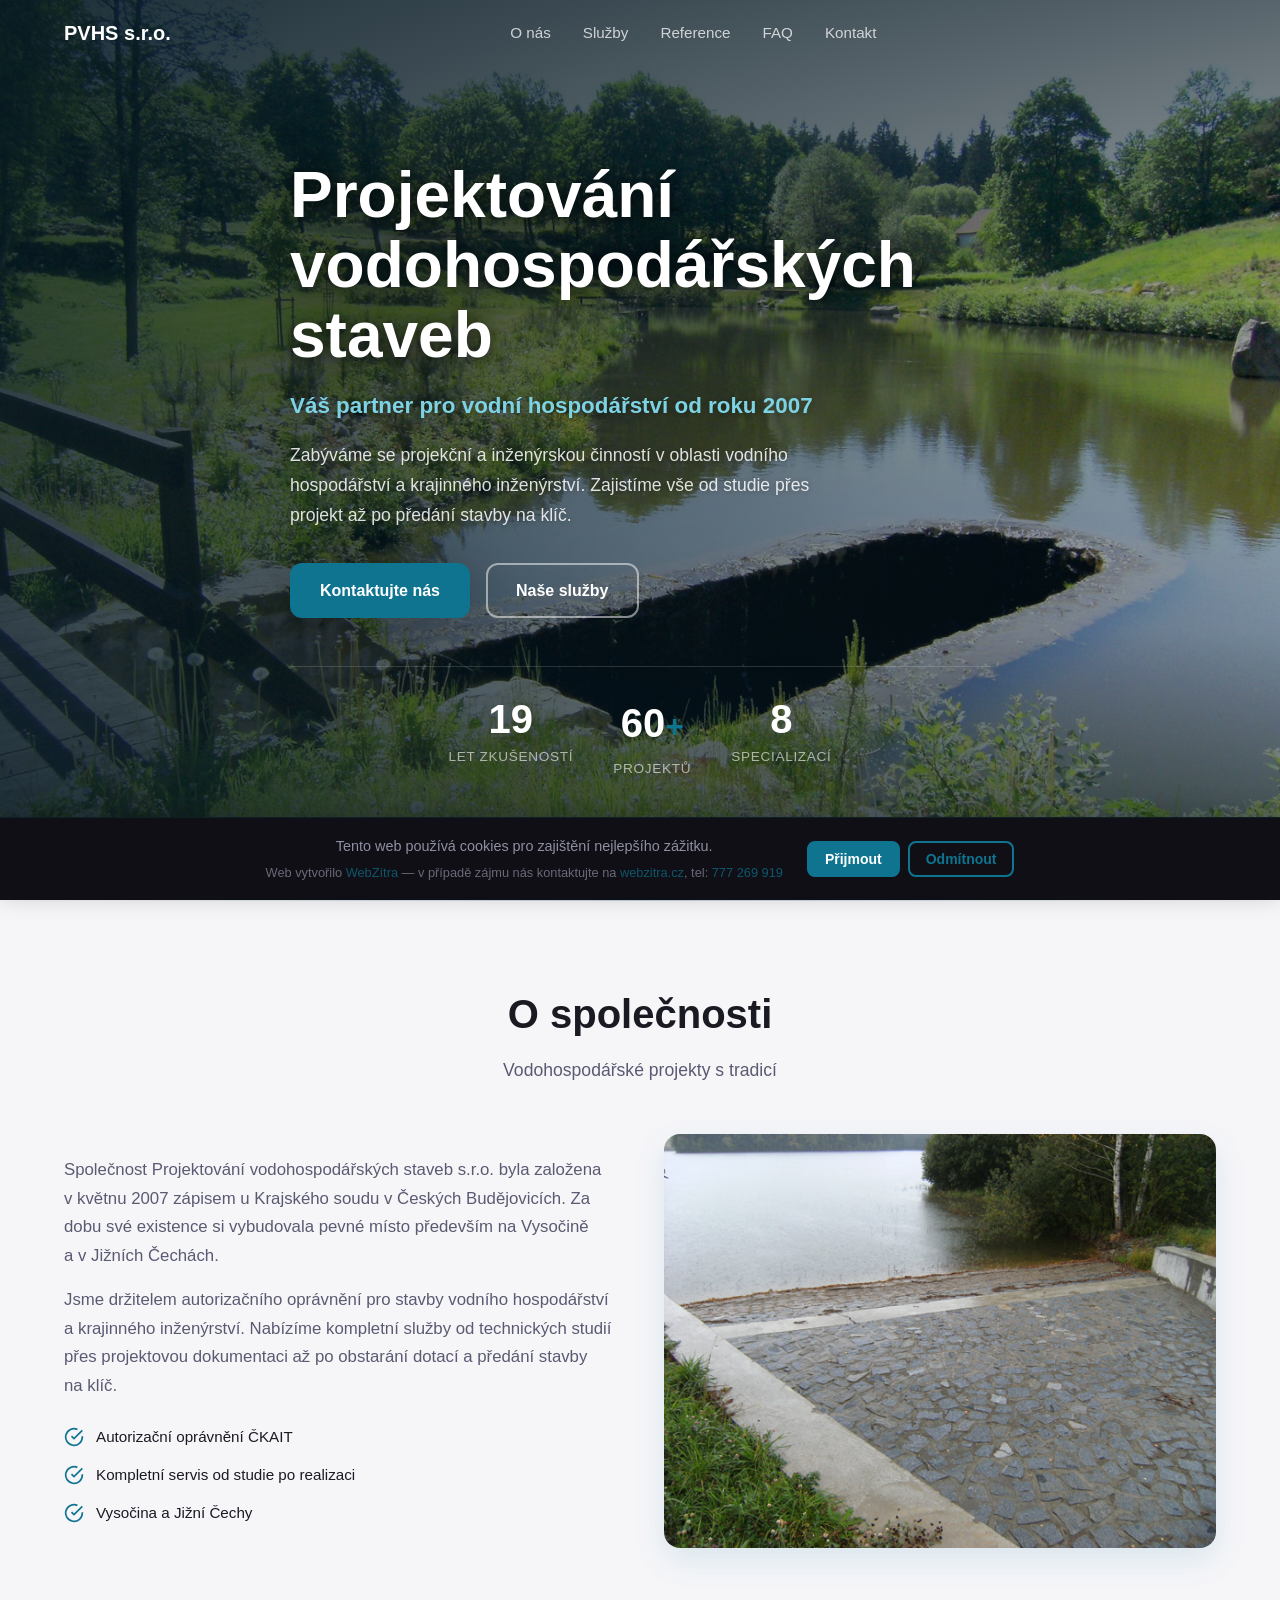
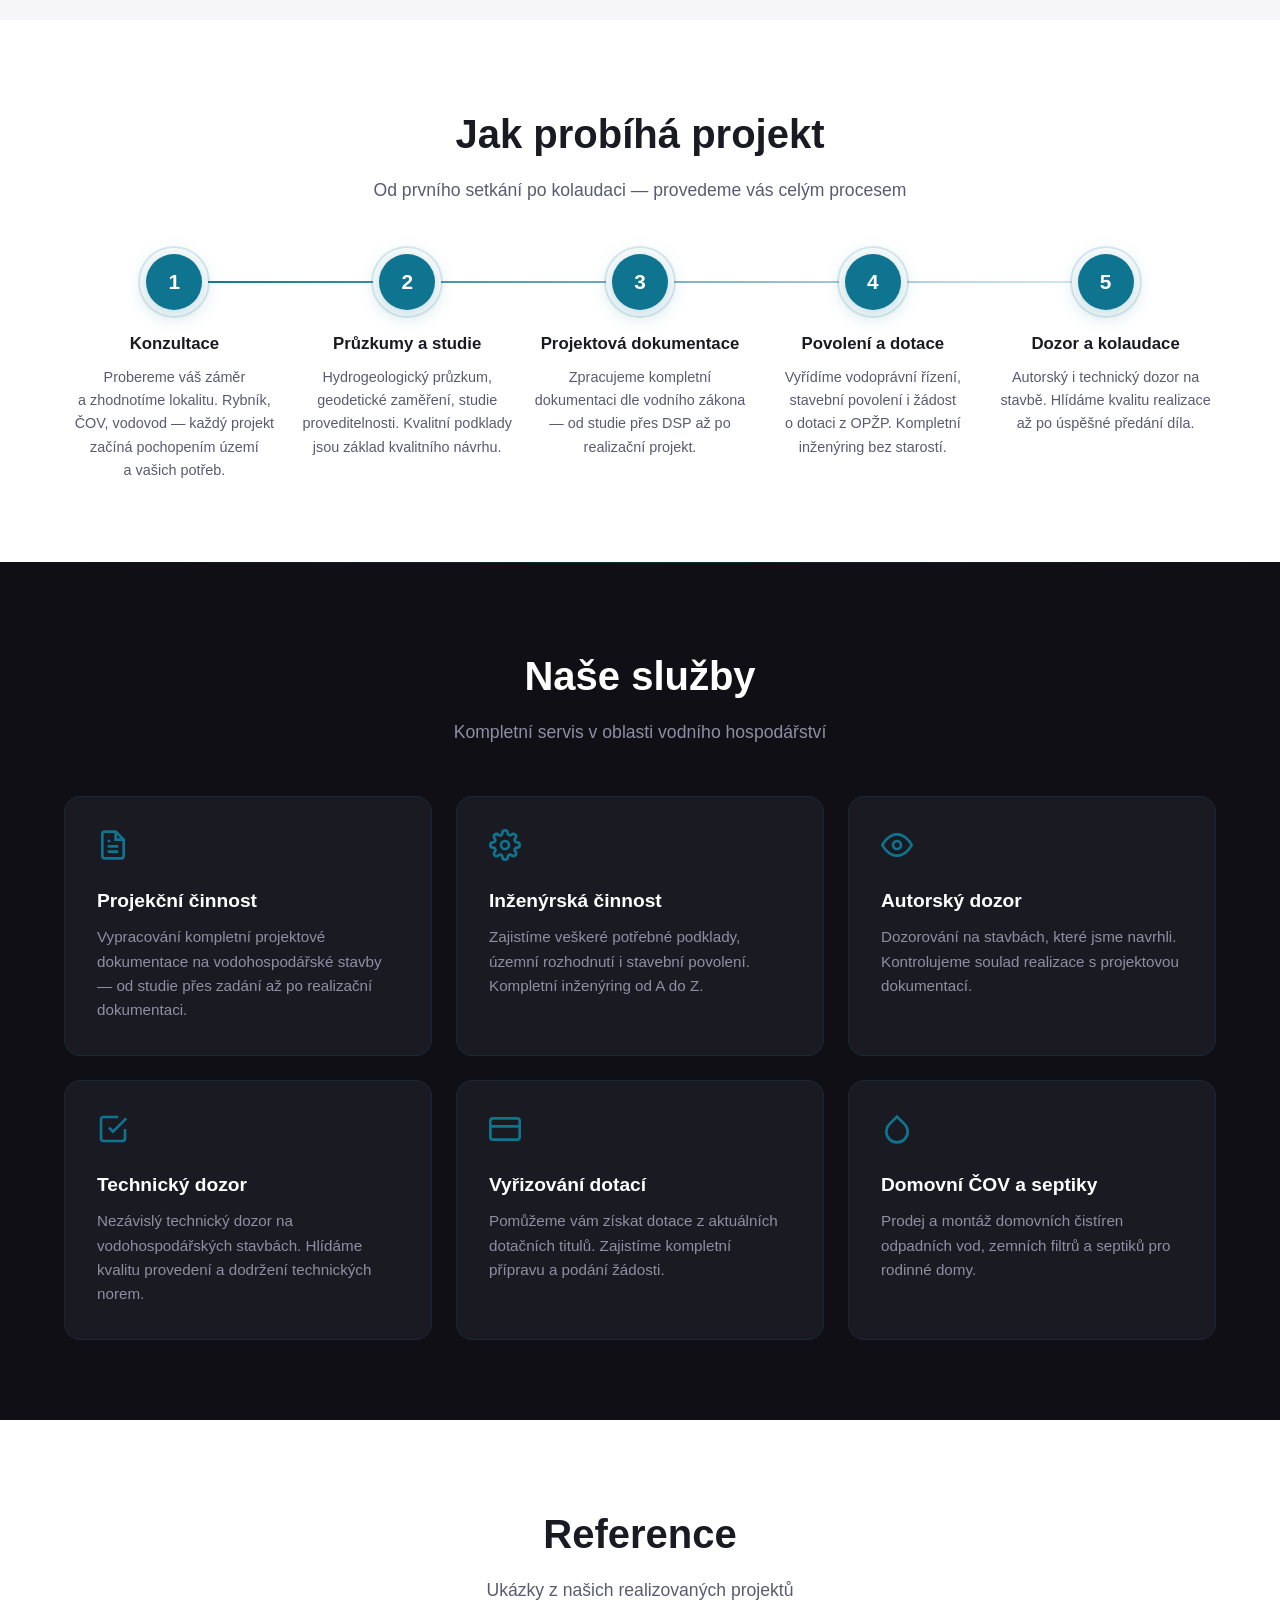
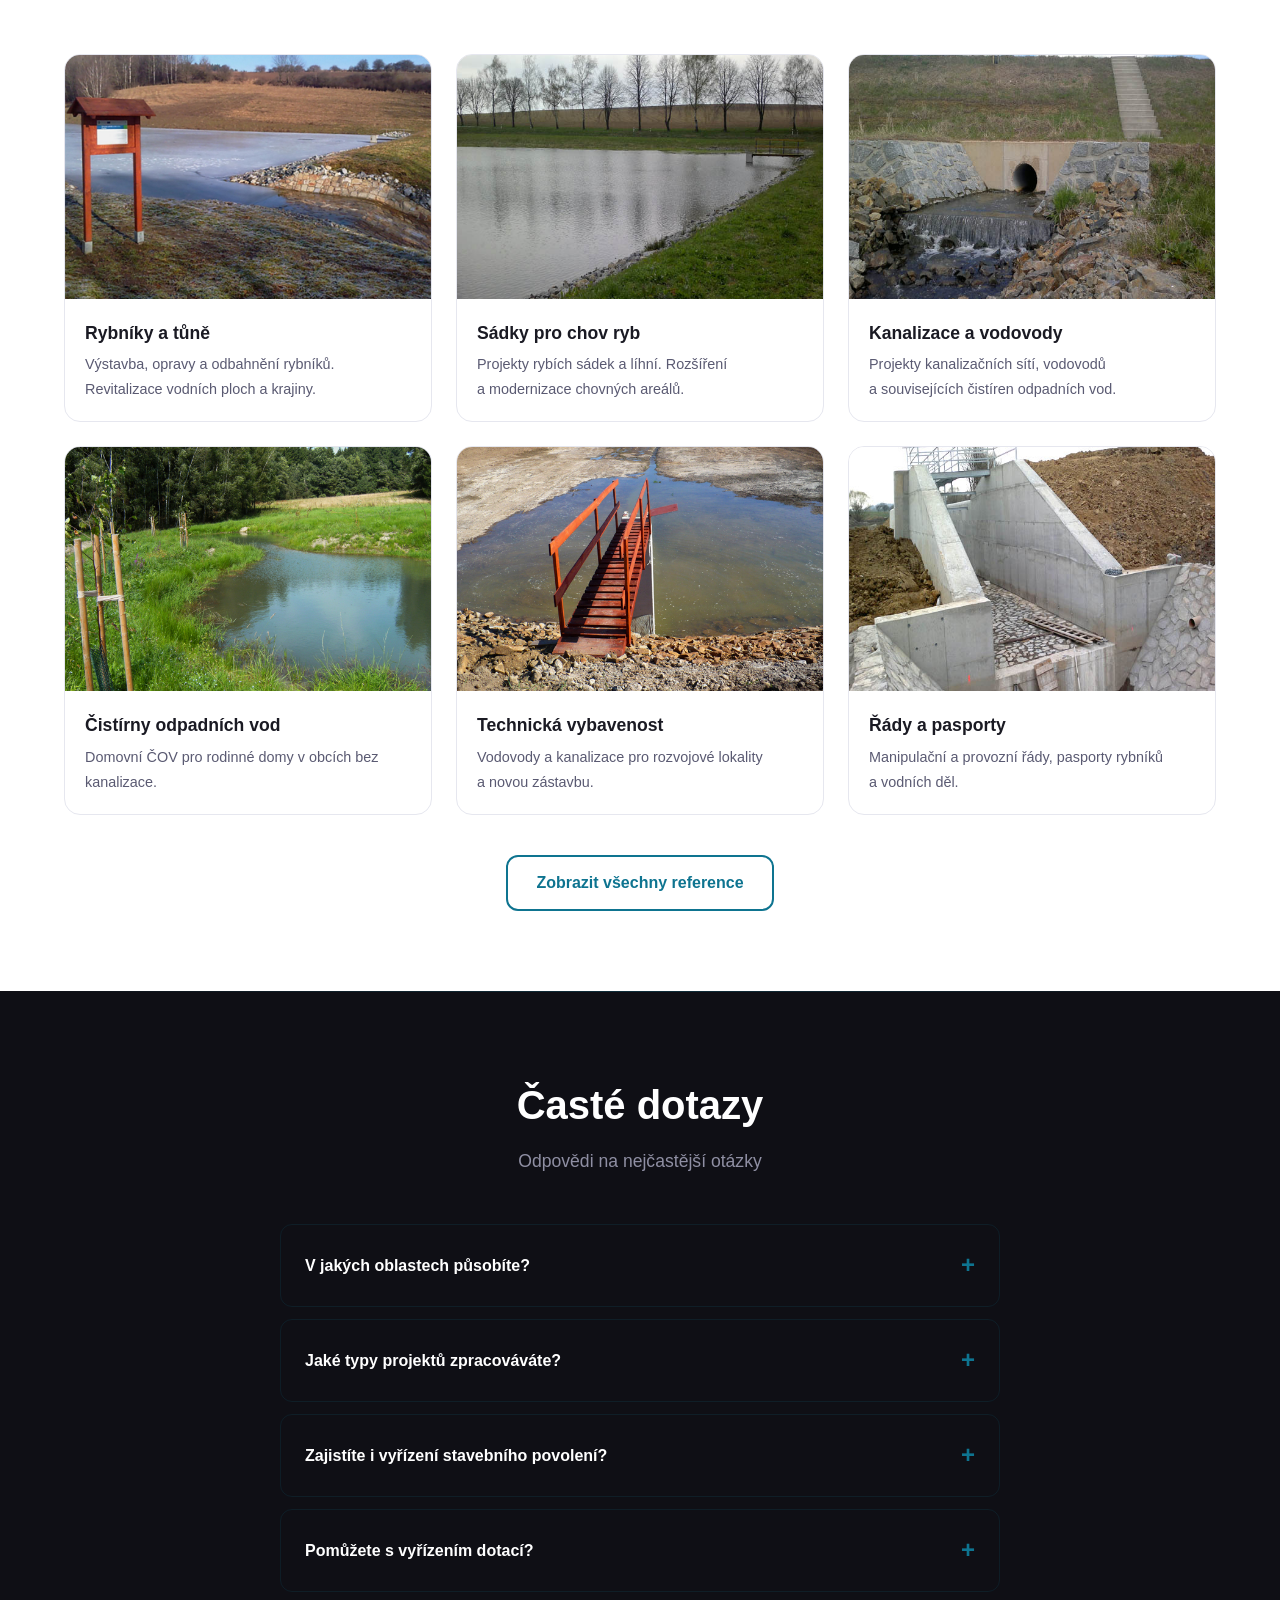
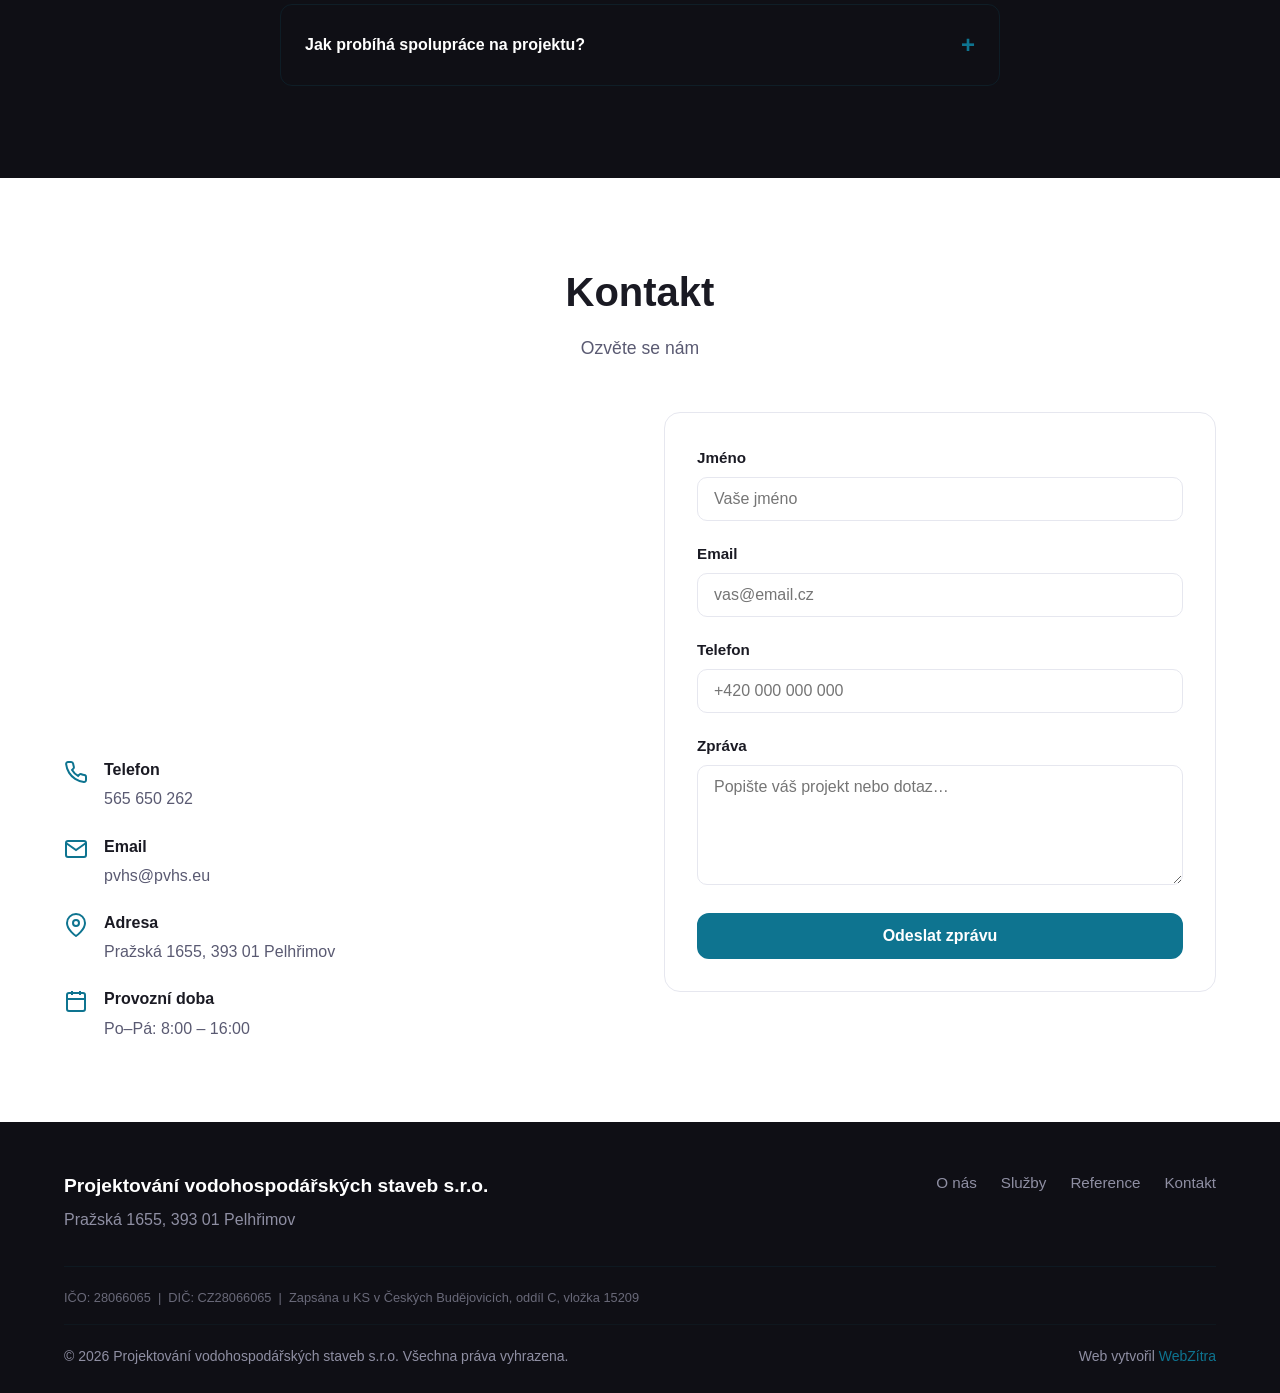
<file: index.html>
<!DOCTYPE html>
<html lang="cs">
<head>
    <meta charset="UTF-8">
    <meta name="viewport" content="width=device-width, initial-scale=1.0">
    <title>PVHS — Projektování vodohospodářských staveb s.r.o.</title>
    <meta name="description" content="Projektování vodohospodářských staveb s.r.o. — projekční a inženýrská činnost v oblasti vodního hospodářství. Rybníky, kanalizace, ČOV, dotace. Vysočina a Jižní Čechy od roku 2007.">

    <!-- Open Graph -->
    <meta property="og:title" content="PVHS — Projektování vodohospodářských staveb s.r.o.">
    <meta property="og:description" content="Projekční a inženýrská činnost v oblasti vodního hospodářství. Rybníky, kanalizace, ČOV, dotace.">
    <meta property="og:type" content="website">
    <meta property="og:url" content="https://wz-demo-projektovani-vodohospodarskych.netlify.app">
    <meta property="og:image" content="https://wz-demo-projektovani-vodohospodarskych.netlify.app/img/og-image.jpg">
    <meta property="og:locale" content="cs_CZ">
    <meta property="og:site_name" content="PVHS s.r.o.">

    <meta name="robots" content="index, follow">
    <link rel="canonical" href="https://wz-demo-projektovani-vodohospodarskych.netlify.app/">

    <!-- Favicon -->
    <link rel="icon" href="favicon.ico" sizes="48x48">
    <link rel="icon" href="img/favicon-32.png" sizes="32x32" type="image/png">
    <link rel="icon" href="img/favicon-16.png" sizes="16x16" type="image/png">
    <link rel="icon" href="favicon.svg" type="image/svg+xml">
    <link rel="apple-touch-icon" href="img/apple-touch-icon.png">
    <link rel="icon" href="img/favicon-192.png" sizes="192x192" type="image/png">
    <meta name="theme-color" content="#0E7490">

    <!-- Styles -->
    <link rel="stylesheet" href="css/style.css?v=2">


    <!-- JSON-LD Structured Data -->
    <script type="application/ld+json">
    {
        "@context": "https://schema.org",
        "@type": "LocalBusiness",
        "name": "Projektování vodohospodářských staveb s.r.o.",
        "description": "Projekční a inženýrská činnost v oblasti vodního hospodářství a krajinného inženýrství.",
        "url": "https://wz-demo-projektovani-vodohospodarskych.netlify.app",
        "telephone": "+420 565 650 262",
        "email": "pvhs@pvhs.eu",
        "image": "https://wz-demo-projektovani-vodohospodarskych.netlify.app/img/og-image.jpg",
        "address": {
            "@type": "PostalAddress",
            "streetAddress": "Pražská 1655",
            "addressLocality": "Pelhřimov",
            "postalCode": "39301",
            "addressCountry": "CZ"
        },
        "openingHoursSpecification": {
            "@type": "OpeningHoursSpecification",
            "dayOfWeek": ["Monday","Tuesday","Wednesday","Thursday","Friday"],
            "opens": "08:00",
            "closes": "16:00"
        }
    }
    </script>
</head>
<body>
    <a href="#hero" class="skip-nav">Přeskočit na obsah</a>

    <!-- ═══ NAVBAR ═══ -->
    <nav class="navbar" id="navbar">
        <div class="container nav-container">
            <a href="#" class="nav-logo">PVHS s.r.o.</a>
            <ul class="nav-menu" id="nav-menu">
                <li><a href="#o-nas" class="nav-link">O&nbsp;nás</a></li>
                <li><a href="#sluzby" class="nav-link">Služby</a></li>
                <li><a href="#reference" class="nav-link">Reference</a></li>
                <li><a href="#faq" class="nav-link">FAQ</a></li>
                <li><a href="#kontakt" class="nav-link">Kontakt</a></li>
            </ul>
            <div class="nav-actions">
                <button class="nav-toggle" id="nav-toggle" aria-label="Menu">
                    <span></span><span></span><span></span>
                </button>
            </div>
        </div>
    </nav>

    <!-- ═══ HERO ═══ -->
    <section class="hero" id="hero">
        <div class="container">
            <div class="hero-content">
                <h1 class="hero-title">Projektování vodohospodářských staveb</h1>
                <p class="hero-subtitle">Váš partner pro vodní hospodářství<br class="mobile-br"> od&nbsp;roku 2007</p>
                <p class="hero-text">Zabýváme se projekční a&nbsp;inženýrskou činností v&nbsp;oblasti vodního hospodářství a&nbsp;krajinného inženýrství. Zajistíme vše od&nbsp;studie přes projekt až po předání stavby na&nbsp;klíč.</p>
                <div class="hero-cta">
                    <a href="#kontakt" class="btn btn-primary">Kontaktujte nás</a>
                    <a href="#sluzby" class="btn btn-outline">Naše služby</a>
                </div>
                <div class="hero-stats">
                    <div class="hero-stat">
                        <span class="hero-stat-number" data-count="19">0</span>
                        <span class="hero-stat-label">let zkušeností</span>
                    </div>
                    <div class="hero-stat">
                        <span class="hero-stat-number" data-count="60">0</span><span class="hero-stat-plus">+</span>
                        <span class="hero-stat-label">projektů</span>
                    </div>
                    <div class="hero-stat">
                        <span class="hero-stat-number" data-count="8">0</span>
                        <span class="hero-stat-label">specializací</span>
                    </div>
                </div>
            </div>
        </div>
        <a href="#o-nas" class="hero-scroll" aria-label="Scrollovat dolů">
            <svg width="24" height="24" viewBox="0 0 24 24" fill="none" stroke="currentColor" stroke-width="2"><path d="M12 5v14M5 12l7 7 7-7"/></svg>
        </a>
    </section>

    <!-- ═══ O NÁS ═══ -->
    <section class="section" id="o-nas">
        <div class="container">
            <h2 class="section-title">O&nbsp;společnosti</h2>
            <p class="section-subtitle">Vodohospodářské projekty s&nbsp;tradicí</p>
            <div class="about-grid">
                <div class="about-text">
                    <p>Společnost Projektování vodohospodářských staveb s.r.o. byla založena v&nbsp;květnu 2007 zápisem u&nbsp;Krajského soudu v&nbsp;Českých Budějovicích. Za dobu své existence si vybudovala pevné místo především na Vysočině a&nbsp;v&nbsp;Jižních Čechách.</p>
                    <p>Jsme držitelem autorizačního oprávnění pro stavby vodního hospodářství a&nbsp;krajinného inženýrství. Nabízíme kompletní služby od&nbsp;technických studií přes projektovou dokumentaci až po obstarání dotací a&nbsp;předání stavby na&nbsp;klíč.</p>
                    <div class="about-features">
                        <div class="about-feature">
                            <svg width="20" height="20" viewBox="0 0 24 24" fill="none" stroke="currentColor" stroke-width="2"><path d="M22 11.08V12a10 10 0 11-5.93-9.14"/><path d="M22 4L12 14.01l-3-3"/></svg>
                            <span>Autorizační oprávnění ČKAIT</span>
                        </div>
                        <div class="about-feature">
                            <svg width="20" height="20" viewBox="0 0 24 24" fill="none" stroke="currentColor" stroke-width="2"><path d="M22 11.08V12a10 10 0 11-5.93-9.14"/><path d="M22 4L12 14.01l-3-3"/></svg>
                            <span>Kompletní servis od&nbsp;studie po realizaci</span>
                        </div>
                        <div class="about-feature">
                            <svg width="20" height="20" viewBox="0 0 24 24" fill="none" stroke="currentColor" stroke-width="2"><path d="M22 11.08V12a10 10 0 11-5.93-9.14"/><path d="M22 4L12 14.01l-3-3"/></svg>
                            <span>Vysočina a&nbsp;Jižní Čechy</span>
                        </div>
                    </div>
                </div>
                <div class="about-image">
                    <img src="img/photo-4.jpg" alt="Vodohospodářský projekt — ukázka realizace" loading="lazy" width="600" height="400">
                </div>
            </div>
        </div>
    </section>

    <!-- ═══ JAK PROBÍHÁ PROJEKT ═══ -->
    <section class="section" id="proces">
        <div class="container">
            <h2 class="section-title">Jak probíhá projekt</h2>
            <p class="section-subtitle">Od prvního setkání po kolaudaci — provedeme vás celým procesem</p>
            <div class="process-timeline">
                <div class="process-step" data-animate>
                    <div class="process-number">1</div>
                    <h3>Konzultace</h3>
                    <p>Probereme váš záměr a&nbsp;zhodnotíme lokalitu. Rybník, ČOV, vodovod — každý projekt začíná pochopením území a&nbsp;vašich potřeb.</p>
                </div>
                <div class="process-step" data-animate>
                    <div class="process-number">2</div>
                    <h3>Průzkumy a&nbsp;studie</h3>
                    <p>Hydrogeologický průzkum, geodetické zaměření, studie proveditelnosti. Kvalitní podklady jsou základ kvalitního návrhu.</p>
                </div>
                <div class="process-step" data-animate>
                    <div class="process-number">3</div>
                    <h3>Projektová dokumentace</h3>
                    <p>Zpracujeme kompletní dokumentaci dle vodního zákona — od&nbsp;studie přes DSP až po realizační projekt.</p>
                </div>
                <div class="process-step" data-animate>
                    <div class="process-number">4</div>
                    <h3>Povolení a&nbsp;dotace</h3>
                    <p>Vyřídíme vodoprávní řízení, stavební povolení i&nbsp;žádost o&nbsp;dotaci z&nbsp;OPŽP. Kompletní inženýring bez starostí.</p>
                </div>
                <div class="process-step" data-animate>
                    <div class="process-number">5</div>
                    <h3>Dozor a&nbsp;kolaudace</h3>
                    <p>Autorský i&nbsp;technický dozor na stavbě. Hlídáme kvalitu realizace až po úspěšné předání díla.</p>
                </div>
            </div>
        </div>
    </section>

    <!-- ═══ SLUŽBY ═══ -->
    <section class="section section-dark" id="sluzby">
        <div class="container">
            <h2 class="section-title">Naše služby</h2>
            <p class="section-subtitle">Kompletní servis v&nbsp;oblasti vodního hospodářství</p>
            <div class="services-grid">
                <div class="service-card" data-animate>
                    <div class="service-icon">
                        <svg width="32" height="32" viewBox="0 0 24 24" fill="none" stroke="currentColor" stroke-width="2"><path d="M14 2H6a2 2 0 00-2 2v16a2 2 0 002 2h12a2 2 0 002-2V8z"/><path d="M14 2v6h6"/><path d="M16 13H8M16 17H8M10 9H8"/></svg>
                    </div>
                    <h3>Projekční činnost</h3>
                    <p>Vypracování kompletní projektové dokumentace na vodohospodářské stavby — od&nbsp;studie přes zadání až po realizační dokumentaci.</p>
                </div>
                <div class="service-card" data-animate>
                    <div class="service-icon">
                        <svg width="32" height="32" viewBox="0 0 24 24" fill="none" stroke="currentColor" stroke-width="2"><circle cx="12" cy="12" r="3"/><path d="M19.4 15a1.65 1.65 0 00.33 1.82l.06.06a2 2 0 010 2.83 2 2 0 01-2.83 0l-.06-.06a1.65 1.65 0 00-1.82-.33 1.65 1.65 0 00-1 1.51V21a2 2 0 01-4 0v-.09A1.65 1.65 0 009 19.4a1.65 1.65 0 00-1.82.33l-.06.06a2 2 0 01-2.83 0 2 2 0 010-2.83l.06-.06A1.65 1.65 0 004.68 15a1.65 1.65 0 00-1.51-1H3a2 2 0 010-4h.09A1.65 1.65 0 004.6 9a1.65 1.65 0 00-.33-1.82l-.06-.06a2 2 0 010-2.83 2 2 0 012.83 0l.06.06A1.65 1.65 0 009 4.68a1.65 1.65 0 001-1.51V3a2 2 0 014 0v.09a1.65 1.65 0 001 1.51 1.65 1.65 0 001.82-.33l.06-.06a2 2 0 012.83 0 2 2 0 010 2.83l-.06.06A1.65 1.65 0 0019.4 9a1.65 1.65 0 001.51 1H21a2 2 0 010 4h-.09a1.65 1.65 0 00-1.51 1z"/></svg>
                    </div>
                    <h3>Inženýrská činnost</h3>
                    <p>Zajistíme veškeré potřebné podklady, územní rozhodnutí i&nbsp;stavební povolení. Kompletní inženýring od&nbsp;A do&nbsp;Z.</p>
                </div>
                <div class="service-card" data-animate>
                    <div class="service-icon">
                        <svg width="32" height="32" viewBox="0 0 24 24" fill="none" stroke="currentColor" stroke-width="2"><path d="M1 12s4-8 11-8 11 8 11 8-4 8-11 8-11-8-11-8z"/><circle cx="12" cy="12" r="3"/></svg>
                    </div>
                    <h3>Autorský dozor</h3>
                    <p>Dozorování na stavbách, které jsme navrhli. Kontrolujeme soulad realizace s&nbsp;projektovou dokumentací.</p>
                </div>
                <div class="service-card" data-animate>
                    <div class="service-icon">
                        <svg width="32" height="32" viewBox="0 0 24 24" fill="none" stroke="currentColor" stroke-width="2"><path d="M9 11l3 3L22 4"/><path d="M21 12v7a2 2 0 01-2 2H5a2 2 0 01-2-2V5a2 2 0 012-2h11"/></svg>
                    </div>
                    <h3>Technický dozor</h3>
                    <p>Nezávislý technický dozor na vodohospodářských stavbách. Hlídáme kvalitu provedení a&nbsp;dodržení technických norem.</p>
                </div>
                <div class="service-card" data-animate>
                    <div class="service-icon">
                        <svg width="32" height="32" viewBox="0 0 24 24" fill="none" stroke="currentColor" stroke-width="2"><rect x="1" y="4" width="22" height="16" rx="2"/><path d="M1 10h22"/></svg>
                    </div>
                    <h3>Vyřizování dotací</h3>
                    <p>Pomůžeme vám získat dotace z&nbsp;aktuálních dotačních titulů. Zajistíme kompletní přípravu a&nbsp;podání žádosti.</p>
                </div>
                <div class="service-card" data-animate>
                    <div class="service-icon">
                        <svg width="32" height="32" viewBox="0 0 24 24" fill="none" stroke="currentColor" stroke-width="2"><path d="M12 2.69l5.66 5.66a8 8 0 11-11.31 0z"/></svg>
                    </div>
                    <h3>Domovní ČOV a&nbsp;septiky</h3>
                    <p>Prodej a&nbsp;montáž domovních čistíren odpadních vod, zemních filtrů a&nbsp;septiků pro rodinné domy.</p>
                </div>
            </div>
        </div>
    </section>

    <!-- ═══ REFERENCE ═══ -->
    <section class="section" id="reference">
        <div class="container">
            <h2 class="section-title">Reference</h2>
            <p class="section-subtitle">Ukázky z&nbsp;našich realizovaných projektů</p>
            <div class="portfolio-grid">
                <div class="portfolio-card" data-animate>
                    <div class="portfolio-img-wrap"><img src="img/photo-8.jpg" alt="Výstavba rybníka — ukázka realizace" loading="lazy" width="600" height="400"></div>
                    <div class="portfolio-info">
                        <h3>Rybníky a&nbsp;tůně</h3>
                        <p>Výstavba, opravy a&nbsp;odbahnění rybníků. Revitalizace vodních ploch a&nbsp;krajiny.</p>
                    </div>
                </div>
                <div class="portfolio-card" data-animate>
                    <div class="portfolio-img-wrap"><img src="img/photo-12.jpg" alt="Sádky pro chov ryb" loading="lazy" width="600" height="400"></div>
                    <div class="portfolio-info">
                        <h3>Sádky pro chov ryb</h3>
                        <p>Projekty rybích sádek a&nbsp;líhní. Rozšíření a&nbsp;modernizace chovných areálů.</p>
                    </div>
                </div>
                <div class="portfolio-card" data-animate>
                    <div class="portfolio-img-wrap"><img src="img/photo-15.jpg" alt="Kanalizace a vodovody" loading="lazy" width="600" height="400"></div>
                    <div class="portfolio-info">
                        <h3>Kanalizace a&nbsp;vodovody</h3>
                        <p>Projekty kanalizačních sítí, vodovodů a&nbsp;souvisejících čistíren odpadních vod.</p>
                    </div>
                </div>
                <div class="portfolio-card" data-animate>
                    <div class="portfolio-img-wrap"><img src="img/photo-20.jpg" alt="Čistírny odpadních vod" loading="lazy" width="600" height="400"></div>
                    <div class="portfolio-info">
                        <h3>Čistírny odpadních vod</h3>
                        <p>Domovní ČOV pro rodinné domy v&nbsp;obcích bez kanalizace.</p>
                    </div>
                </div>
                <div class="portfolio-card" data-animate>
                    <div class="portfolio-img-wrap"><img src="img/photo-24.jpg" alt="Základní technická vybavenost" loading="lazy" width="600" height="400"></div>
                    <div class="portfolio-info">
                        <h3>Technická vybavenost</h3>
                        <p>Vodovody a&nbsp;kanalizace pro rozvojové lokality a&nbsp;novou zástavbu.</p>
                    </div>
                </div>
                <div class="portfolio-card" data-animate>
                    <div class="portfolio-img-wrap"><img src="img/photo-28.jpg" alt="Manipulační řády a pasporty rybníků" loading="lazy" width="600" height="400"></div>
                    <div class="portfolio-info">
                        <h3>Řády a&nbsp;pasporty</h3>
                        <p>Manipulační a&nbsp;provozní řády, pasporty rybníků a&nbsp;vodních děl.</p>
                    </div>
                </div>
            </div>
            <div style="text-align: center; margin-top: 40px;">
                <a href="reference.html" class="btn btn-outline">Zobrazit všechny reference</a>
            </div>
        </div>
    </section>

    <!-- ═══ FAQ ═══ -->
    <section class="section section-dark" id="faq">
        <div class="container">
            <h2 class="section-title">Časté dotazy</h2>
            <p class="section-subtitle">Odpovědi na nejčastější otázky</p>
            <div class="faq-list">
                <details class="faq-item" data-animate>
                    <summary class="faq-question">V&nbsp;jakých oblastech působíte?</summary>
                    <div class="faq-answer"><p>Působíme především na Vysočině a&nbsp;v&nbsp;Jižních Čechách, kde jsme si od&nbsp;roku 2007 vybudovali pevné postavení. Jsme však schopni zajistit projekty i&nbsp;v&nbsp;dalších krajích České republiky.</p></div>
                </details>
                <details class="faq-item" data-animate>
                    <summary class="faq-question">Jaké typy projektů zpracováváte?</summary>
                    <div class="faq-answer"><p>Zaměřujeme se na vodohospodářské stavby — rybníky a&nbsp;tůně, kanalizace, vodovody, čistírny odpadních vod, sádky pro chov ryb, skládky a&nbsp;základní technickou vybavenost. Zpracováváme také manipulační řády a&nbsp;pasporty rybníků.</p></div>
                </details>
                <details class="faq-item" data-animate>
                    <summary class="faq-question">Zajistíte i&nbsp;vyřízení stavebního povolení?</summary>
                    <div class="faq-answer"><p>Ano. V&nbsp;rámci inženýrské činnosti zajistíme veškeré potřebné podklady, územní rozhodnutí i&nbsp;stavební povolení. Nemusíte se o&nbsp;nic starat.</p></div>
                </details>
                <details class="faq-item" data-animate>
                    <summary class="faq-question">Pomůžete s&nbsp;vyřízením dotací?</summary>
                    <div class="faq-answer"><p>Samozřejmě. Nabízíme kompletní pomoc s&nbsp;vyřízením dotací z&nbsp;aktuálních dotačních titulů. Připravíme žádost a&nbsp;provedeme vás celým procesem od&nbsp;začátku až do&nbsp;úspěšného schválení.</p></div>
                </details>
                <details class="faq-item" data-animate>
                    <summary class="faq-question">Jak probíhá spolupráce na projektu?</summary>
                    <div class="faq-answer"><p>Na začátku si sjednáme schůzku, kde probereme vaše potřeby. Poté zpracujeme technickou studii, projektovou dokumentaci a&nbsp;zajistíme potřebná povolení. Na přání poskytneme také autorský nebo technický dozor při realizaci stavby.</p></div>
                </details>
            </div>
        </div>
    </section>

    <!-- ═══ KONTAKT ═══ -->
    <section class="section" id="kontakt">
        <div class="container">
            <h2 class="section-title">Kontakt</h2>
            <p class="section-subtitle">Ozvěte se nám</p>
            <div class="contact-grid">
                <div class="contact-info">
                    <div class="contact-map">
                        <iframe
                            src="https://www.google.com/maps?q=Pražská+1655,+393+01+Pelhřimov,+Česko&output=embed"
                            width="100%" height="300"
                            style="border:0; border-radius: 12px;"
                            allowfullscreen=""
                            loading="lazy"
                            referrerpolicy="no-referrer-when-downgrade"
                            title="Mapa — PVHS s.r.o., Pražská 1655, Pelhřimov">
                        </iframe>
                    </div>
                    <div class="contact-item">
                        <svg width="24" height="24" viewBox="0 0 24 24" fill="none" stroke="currentColor" stroke-width="2"><path d="M22 16.92v3a2 2 0 01-2.18 2 19.79 19.79 0 01-8.63-3.07 19.5 19.5 0 01-6-6 19.79 19.79 0 01-3.07-8.67A2 2 0 014.11 2h3a2 2 0 012 1.72c.127.96.361 1.903.7 2.81a2 2 0 01-.45 2.11L8.09 9.91a16 16 0 006 6l1.27-1.27a2 2 0 012.11-.45c.907.339 1.85.573 2.81.7A2 2 0 0122 16.92z"/></svg>
                        <div>
                            <strong>Telefon</strong>
                            <a href="tel:+420565650262">565 650 262</a>
                        </div>
                    </div>
                    <div class="contact-item">
                        <svg width="24" height="24" viewBox="0 0 24 24" fill="none" stroke="currentColor" stroke-width="2"><path d="M4 4h16c1.1 0 2 .9 2 2v12c0 1.1-.9 2-2 2H4c-1.1 0-2-.9-2-2V6c0-1.1.9-2 2-2z"/><path d="M22 6l-10 7L2 6"/></svg>
                        <div>
                            <strong>Email</strong>
                            <a href="mailto:pvhs@pvhs.eu">pvhs@pvhs.eu</a>
                        </div>
                    </div>
                    <div class="contact-item">
                        <svg width="24" height="24" viewBox="0 0 24 24" fill="none" stroke="currentColor" stroke-width="2"><path d="M21 10c0 7-9 13-9 13s-9-6-9-13a9 9 0 0118 0z"/><circle cx="12" cy="10" r="3"/></svg>
                        <div>
                            <strong>Adresa</strong>
                            <span>Pražská 1655, 393&nbsp;01 Pelhřimov</span>
                        </div>
                    </div>
                    <div class="contact-item">
                        <svg width="24" height="24" viewBox="0 0 24 24" fill="none" stroke="currentColor" stroke-width="2"><rect x="3" y="4" width="18" height="18" rx="2"/><path d="M16 2v4M8 2v4M3 10h18"/></svg>
                        <div>
                            <strong>Provozní doba</strong>
                            <span>Po–Pá: 8:00 – 16:00</span>
                        </div>
                    </div>
                </div>
                <form class="contact-form" name="demo-kontakt" method="POST" data-netlify="true" netlify-honeypot="bot-field">
                    <input type="hidden" name="bot-field">
                    <input type="hidden" name="form-name" value="demo-kontakt">
                    <div class="form-group">
                        <label for="name">Jméno</label>
                        <input type="text" id="name" name="name" required placeholder="Vaše jméno">
                    </div>
                    <div class="form-group">
                        <label for="email">Email</label>
                        <input type="email" id="email" name="email" required placeholder="vas@email.cz">
                    </div>
                    <div class="form-group">
                        <label for="phone">Telefon</label>
                        <input type="tel" id="phone" name="phone" placeholder="+420 000 000 000">
                    </div>
                    <div class="form-group">
                        <label for="message">Zpráva</label>
                        <textarea id="message" name="message" rows="5" required placeholder="Popište váš projekt nebo dotaz…"></textarea>
                    </div>
                    <button type="submit" class="btn btn-primary btn-full">Odeslat zprávu</button>
                </form>
            </div>
        </div>
    </section>

    <!-- ═══ FOOTER ═══ -->
    <footer class="footer">
        <div class="container">
            <div class="footer-content">
                <div class="footer-brand">
                    <strong>Projektování vodohospodářských staveb s.r.o.</strong>
                    <p>Pražská 1655, 393&nbsp;01 Pelhřimov</p>
                </div>
                <div class="footer-links">
                    <a href="#o-nas">O&nbsp;nás</a>
                    <a href="#sluzby">Služby</a>
                    <a href="reference.html">Reference</a>
                    <a href="#kontakt">Kontakt</a>
                </div>
            </div>
            <div class="footer-billing">
                <p>IČO: 28066065 &nbsp;|&nbsp; DIČ: CZ28066065 &nbsp;|&nbsp; Zapsána u&nbsp;KS v&nbsp;Českých Budějovicích, oddíl C, vložka 15209</p>
            </div>
            <div class="footer-bottom">
                <p>&copy; 2026 Projektování vodohospodářských staveb s.r.o. Všechna práva vyhrazena.</p>
                <p class="footer-credit">Web vytvořil <a href="https://webzitra.cz" target="_blank" rel="noopener">WebZítra</a></p>
            </div>
        </div>
    </footer>

    <!-- ═══ SCROLL TO TOP ═══ -->
    <button class="scroll-top" id="scroll-top" aria-label="Nahoru">
        <svg width="20" height="20" viewBox="0 0 24 24" fill="none" stroke="currentColor" stroke-width="2.5"><path d="M18 15l-6-6-6 6"/></svg>
    </button>

    <!-- ═══ COOKIE BANNER ═══ -->
    <div class="cookie-banner" id="cookie-banner" hidden>
        <div class="cookie-content">
            <p>Tento web používá cookies pro zajištění nejlepšího zážitku.</p>
            <p class="cookie-credit">Web vytvořilo <a href="https://webzitra.cz" target="_blank" rel="noopener">WebZítra</a> — v&nbsp;případě zájmu nás kontaktujte na <a href="https://webzitra.cz" target="_blank" rel="noopener">webzitra.cz</a>, tel: <a href="tel:+420777269919">777&nbsp;269&nbsp;919</a></p>
        </div>
        <div class="cookie-actions">
            <button class="btn btn-small btn-primary" id="cookie-accept">Přijmout</button>
            <button class="btn btn-small btn-outline" id="cookie-reject">Odmítnout</button>
        </div>
    </div>

    <noscript><style>[data-animate]{opacity:1;transform:none}</style></noscript>
    <script src="js/main.js"></script>
</body>
</html>
</file>
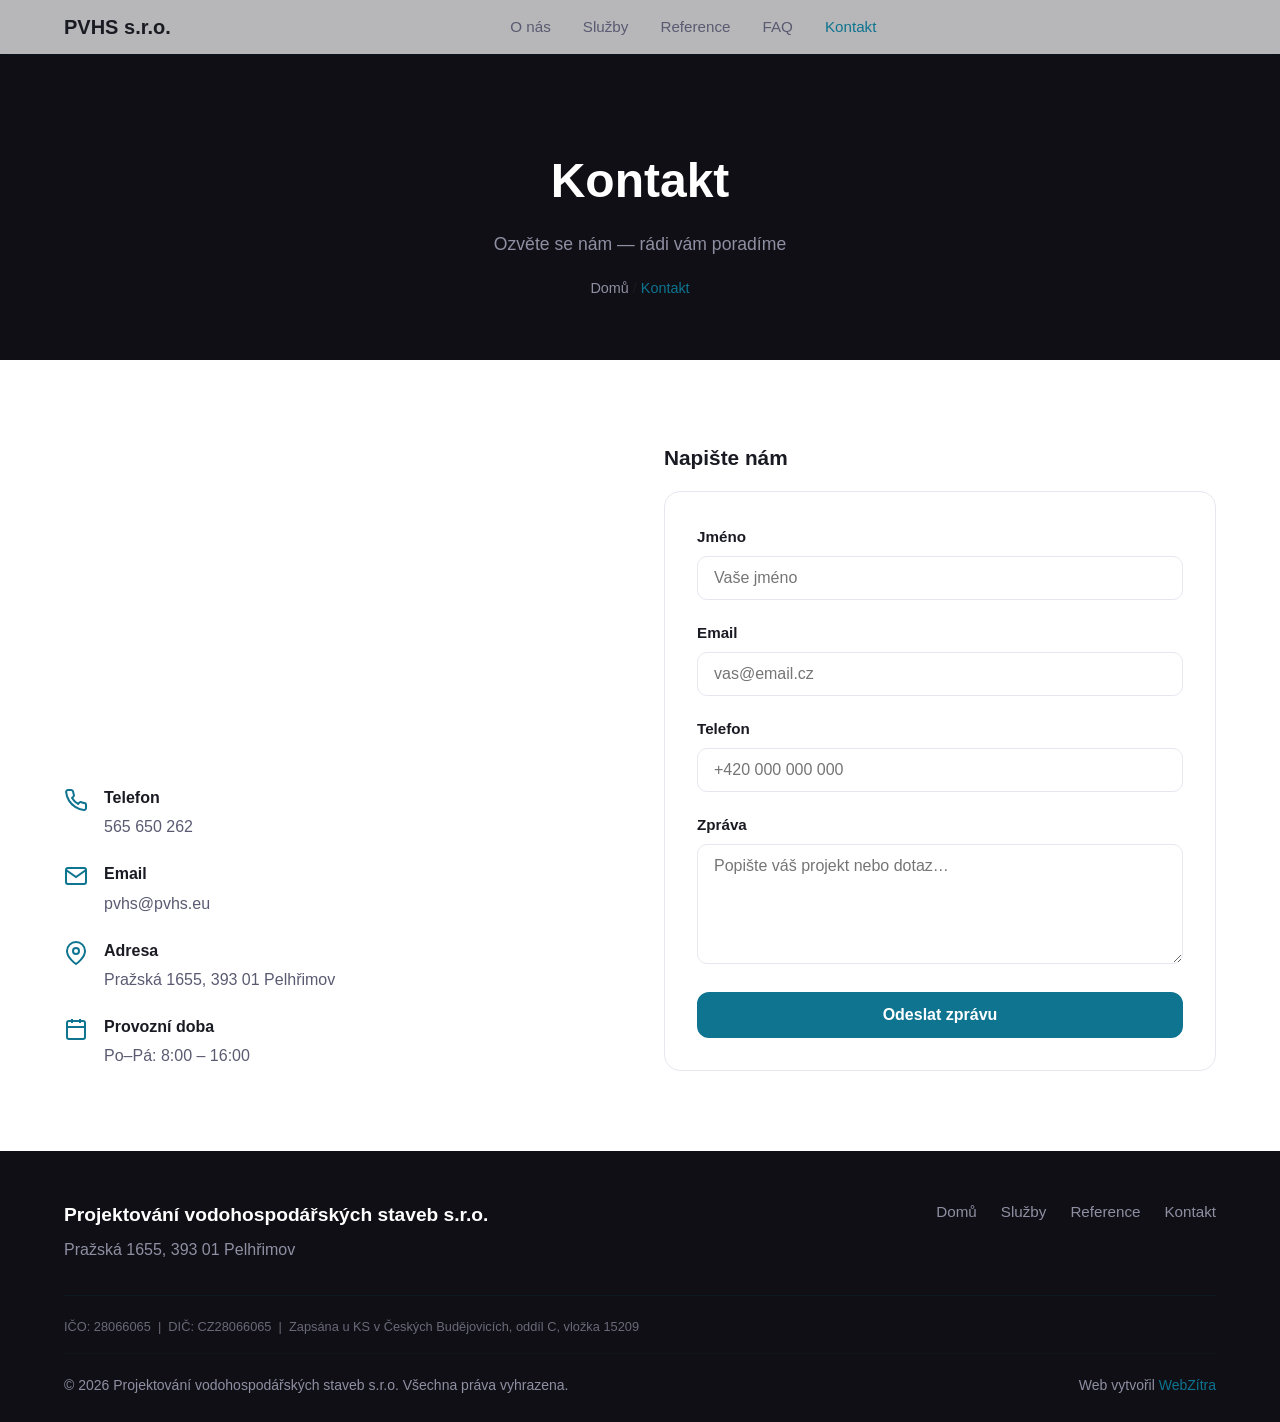
<file: kontakt.html>
<!DOCTYPE html>
<html lang="cs">
<head>
    <meta charset="UTF-8">
    <meta name="viewport" content="width=device-width, initial-scale=1.0">
    <title>Kontakt — PVHS s.r.o.</title>
    <meta name="description" content="Kontaktujte Projektování vodohospodářských staveb s.r.o. — Pražská 1655, Pelhřimov. Telefon: 565 650 262, email: pvhs@pvhs.eu.">

    <meta property="og:title" content="Kontakt — PVHS s.r.o.">
    <meta property="og:description" content="Kontaktujte nás — Pražská 1655, Pelhřimov. Tel: 565 650 262.">
    <meta property="og:type" content="website">
    <meta property="og:url" content="https://wz-demo-projektovani-vodohospodarskych.netlify.app/kontakt.html">
    <meta property="og:image" content="https://wz-demo-projektovani-vodohospodarskych.netlify.app/img/og-image.jpg">
    <meta property="og:locale" content="cs_CZ">

    <link rel="icon" href="favicon.ico" sizes="48x48">
    <link rel="icon" href="img/favicon-32.png" sizes="32x32" type="image/png">
    <link rel="icon" href="img/favicon-16.png" sizes="16x16" type="image/png">
    <link rel="icon" href="favicon.svg" type="image/svg+xml">
    <link rel="apple-touch-icon" href="img/apple-touch-icon.png">
    <link rel="icon" href="img/favicon-192.png" sizes="192x192" type="image/png">
    <meta name="theme-color" content="#0E7490">
    <link rel="stylesheet" href="css/style.css?v=2">

</head>
<body>
    <a href="#main" class="skip-nav">Přeskočit na obsah</a>

    <!-- ═══ NAVBAR ═══ -->
    <nav class="navbar scrolled" id="navbar">
        <div class="container nav-container">
            <a href="/" class="nav-logo">PVHS s.r.o.</a>
            <ul class="nav-menu" id="nav-menu">
                <li><a href="/#o-nas" class="nav-link">O&nbsp;nás</a></li>
                <li><a href="/#sluzby" class="nav-link">Služby</a></li>
                <li><a href="reference.html" class="nav-link">Reference</a></li>
                <li><a href="/#faq" class="nav-link">FAQ</a></li>
                <li><a href="kontakt.html" class="nav-link" style="color: var(--primary)">Kontakt</a></li>
            </ul>
            <div class="nav-actions">
                <button class="nav-toggle" id="nav-toggle" aria-label="Menu">
                    <span></span><span></span><span></span>
                </button>
            </div>
        </div>
    </nav>

    <!-- ═══ PAGE HEADER ═══ -->
    <header class="page-header">
        <div class="container">
            <h1>Kontakt</h1>
            <p>Ozvěte se nám — rádi vám poradíme</p>
            <div class="breadcrumb">
                <a href="/">Domů</a> / <span>Kontakt</span>
            </div>
        </div>
    </header>

    <!-- ═══ MAIN ═══ -->
    <main class="section" id="main">
        <div class="container">
            <div class="contact-grid">
                <!-- Levý sloupec: mapa + kontaktní údaje -->
                <div class="contact-info">
                    <div class="contact-map">
                        <iframe
                            src="https://www.google.com/maps?q=Pražská+1655,+393+01+Pelhřimov,+Česko&output=embed"
                            width="100%" height="300"
                            style="border:0; border-radius: 12px;"
                            allowfullscreen=""
                            loading="lazy"
                            referrerpolicy="no-referrer-when-downgrade"
                            title="Mapa — PVHS s.r.o., Pražská 1655, Pelhřimov">
                        </iframe>
                    </div>

                    <div class="contact-item">
                        <svg width="24" height="24" viewBox="0 0 24 24" fill="none" stroke="currentColor" stroke-width="2"><path d="M22 16.92v3a2 2 0 01-2.18 2 19.79 19.79 0 01-8.63-3.07 19.5 19.5 0 01-6-6 19.79 19.79 0 01-3.07-8.67A2 2 0 014.11 2h3a2 2 0 012 1.72c.127.96.361 1.903.7 2.81a2 2 0 01-.45 2.11L8.09 9.91a16 16 0 006 6l1.27-1.27a2 2 0 012.11-.45c.907.339 1.85.573 2.81.7A2 2 0 0122 16.92z"/></svg>
                        <div>
                            <strong>Telefon</strong>
                            <a href="tel:+420565650262">565 650 262</a>
                        </div>
                    </div>
                    <div class="contact-item">
                        <svg width="24" height="24" viewBox="0 0 24 24" fill="none" stroke="currentColor" stroke-width="2"><path d="M4 4h16c1.1 0 2 .9 2 2v12c0 1.1-.9 2-2 2H4c-1.1 0-2-.9-2-2V6c0-1.1.9-2 2-2z"/><path d="M22 6l-10 7L2 6"/></svg>
                        <div>
                            <strong>Email</strong>
                            <a href="mailto:pvhs@pvhs.eu">pvhs@pvhs.eu</a>
                        </div>
                    </div>
                    <div class="contact-item">
                        <svg width="24" height="24" viewBox="0 0 24 24" fill="none" stroke="currentColor" stroke-width="2"><path d="M21 10c0 7-9 13-9 13s-9-6-9-13a9 9 0 0118 0z"/><circle cx="12" cy="10" r="3"/></svg>
                        <div>
                            <strong>Adresa</strong>
                            <span>Pražská 1655, 393&nbsp;01 Pelhřimov</span>
                        </div>
                    </div>
                    <div class="contact-item">
                        <svg width="24" height="24" viewBox="0 0 24 24" fill="none" stroke="currentColor" stroke-width="2"><rect x="3" y="4" width="18" height="18" rx="2"/><path d="M16 2v4M8 2v4M3 10h18"/></svg>
                        <div>
                            <strong>Provozní doba</strong>
                            <span>Po–Pá: 8:00 – 16:00</span>
                        </div>
                    </div>
                </div>

                <!-- Pravý sloupec: formulář -->
                <div>
                    <h2 style="font-size: 1.3rem; margin-bottom: 16px;">Napište nám</h2>
                    <form class="contact-form" name="demo-kontakt" method="POST" data-netlify="true" netlify-honeypot="bot-field">
                        <input type="hidden" name="bot-field">
                        <input type="hidden" name="form-name" value="demo-kontakt">
                        <div class="form-group">
                            <label for="name">Jméno</label>
                            <input type="text" id="name" name="name" required placeholder="Vaše jméno">
                        </div>
                        <div class="form-group">
                            <label for="email">Email</label>
                            <input type="email" id="email" name="email" required placeholder="vas@email.cz">
                        </div>
                        <div class="form-group">
                            <label for="phone">Telefon</label>
                            <input type="tel" id="phone" name="phone" placeholder="+420 000 000 000">
                        </div>
                        <div class="form-group">
                            <label for="message">Zpráva</label>
                            <textarea id="message" name="message" rows="5" required placeholder="Popište váš projekt nebo dotaz…"></textarea>
                        </div>
                        <button type="submit" class="btn btn-primary btn-full">Odeslat zprávu</button>
                    </form>
                </div>
            </div>

        </div>
    </main>

    <!-- ═══ FOOTER ═══ -->
    <footer class="footer">
        <div class="container">
            <div class="footer-content">
                <div class="footer-brand">
                    <strong>Projektování vodohospodářských staveb s.r.o.</strong>
                    <p>Pražská 1655, 393&nbsp;01 Pelhřimov</p>
                </div>
                <div class="footer-links">
                    <a href="/">Domů</a>
                    <a href="/#sluzby">Služby</a>
                    <a href="reference.html">Reference</a>
                    <a href="kontakt.html">Kontakt</a>
                </div>
            </div>
            <div class="footer-billing">
                <p>IČO: 28066065 &nbsp;|&nbsp; DIČ: CZ28066065 &nbsp;|&nbsp; Zapsána u&nbsp;KS v&nbsp;Českých Budějovicích, oddíl C, vložka 15209</p>
            </div>
            <div class="footer-bottom">
                <p>&copy; 2026 Projektování vodohospodářských staveb s.r.o. Všechna práva vyhrazena.</p>
                <p class="footer-credit">Web vytvořil <a href="https://webzitra.cz" target="_blank" rel="noopener">WebZítra</a></p>
            </div>
        </div>
    </footer>

    <!-- ═══ SCROLL TO TOP ═══ -->
    <button class="scroll-top" id="scroll-top" aria-label="Nahoru">
        <svg width="20" height="20" viewBox="0 0 24 24" fill="none" stroke="currentColor" stroke-width="2.5"><path d="M18 15l-6-6-6 6"/></svg>
    </button>

    <noscript><style>[data-animate]{opacity:1;transform:none}</style></noscript>
    <script src="js/main.js"></script>
</body>
</html>
</file>
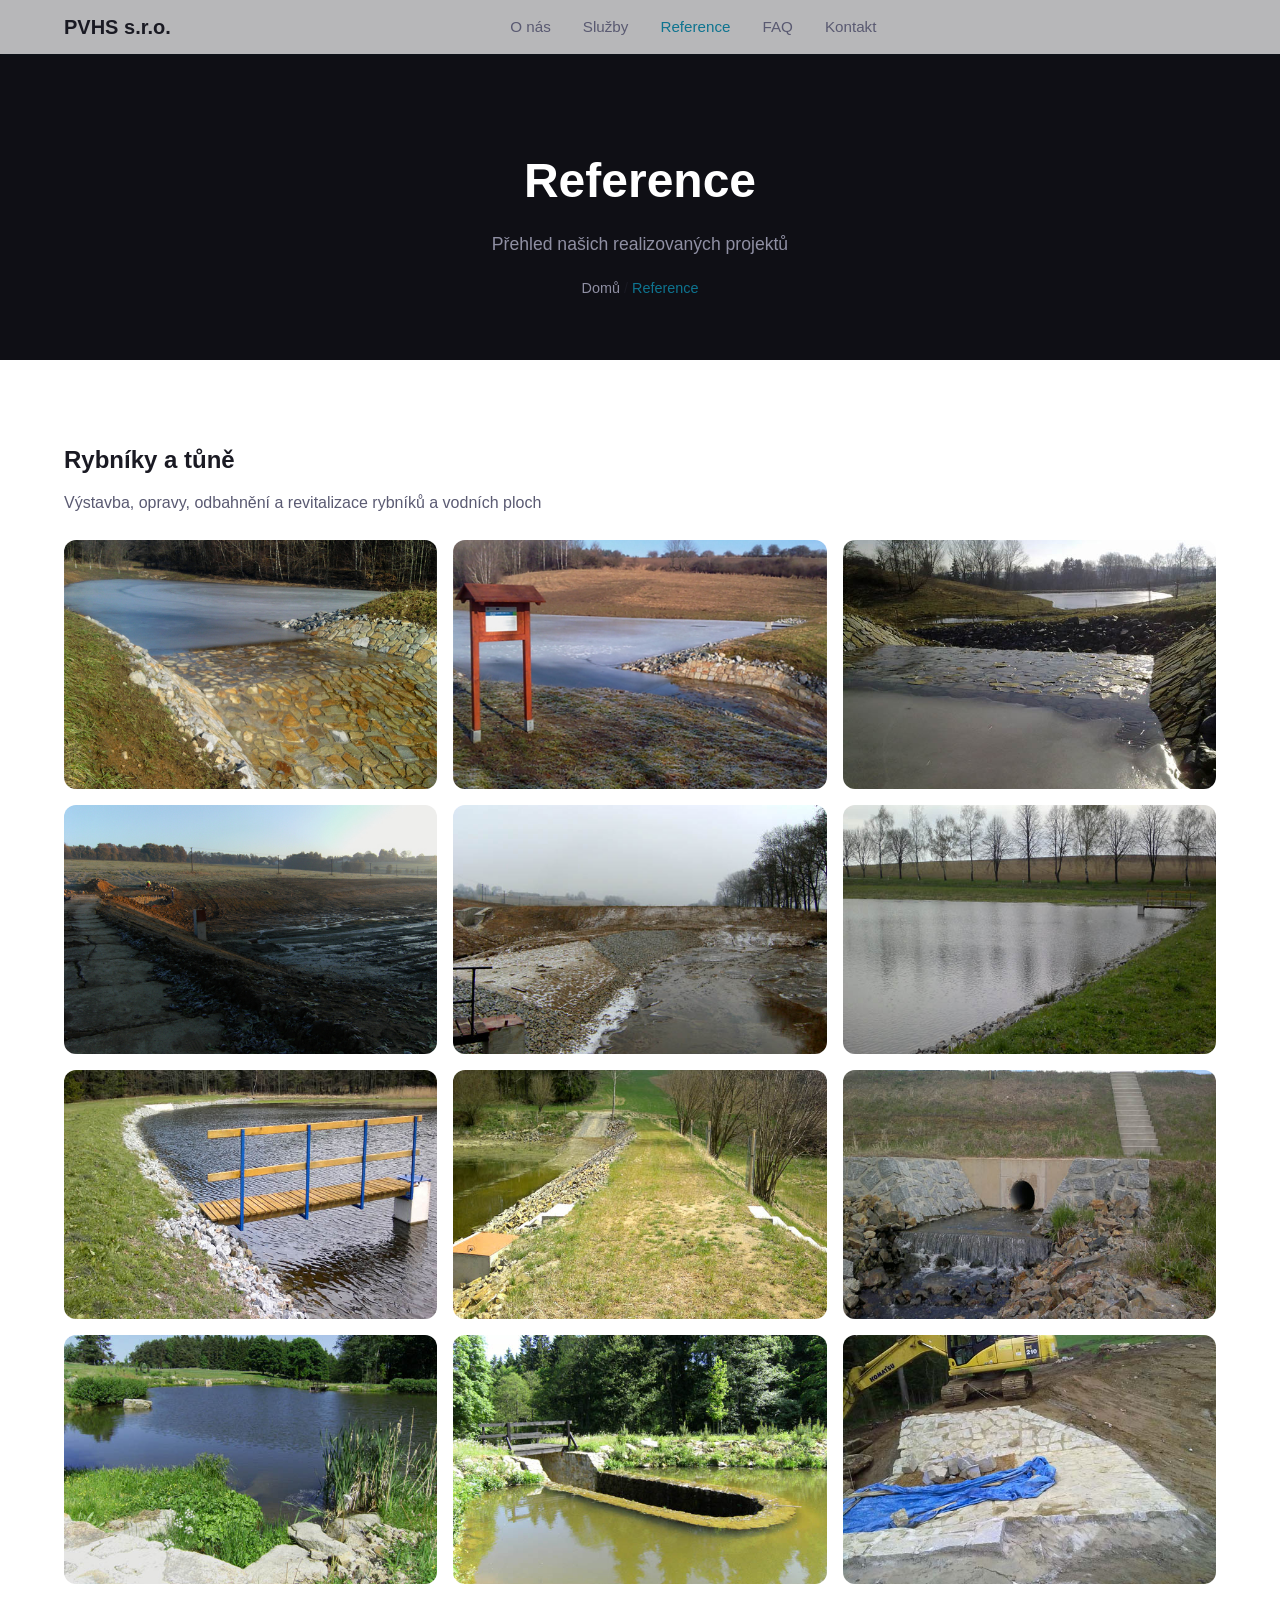
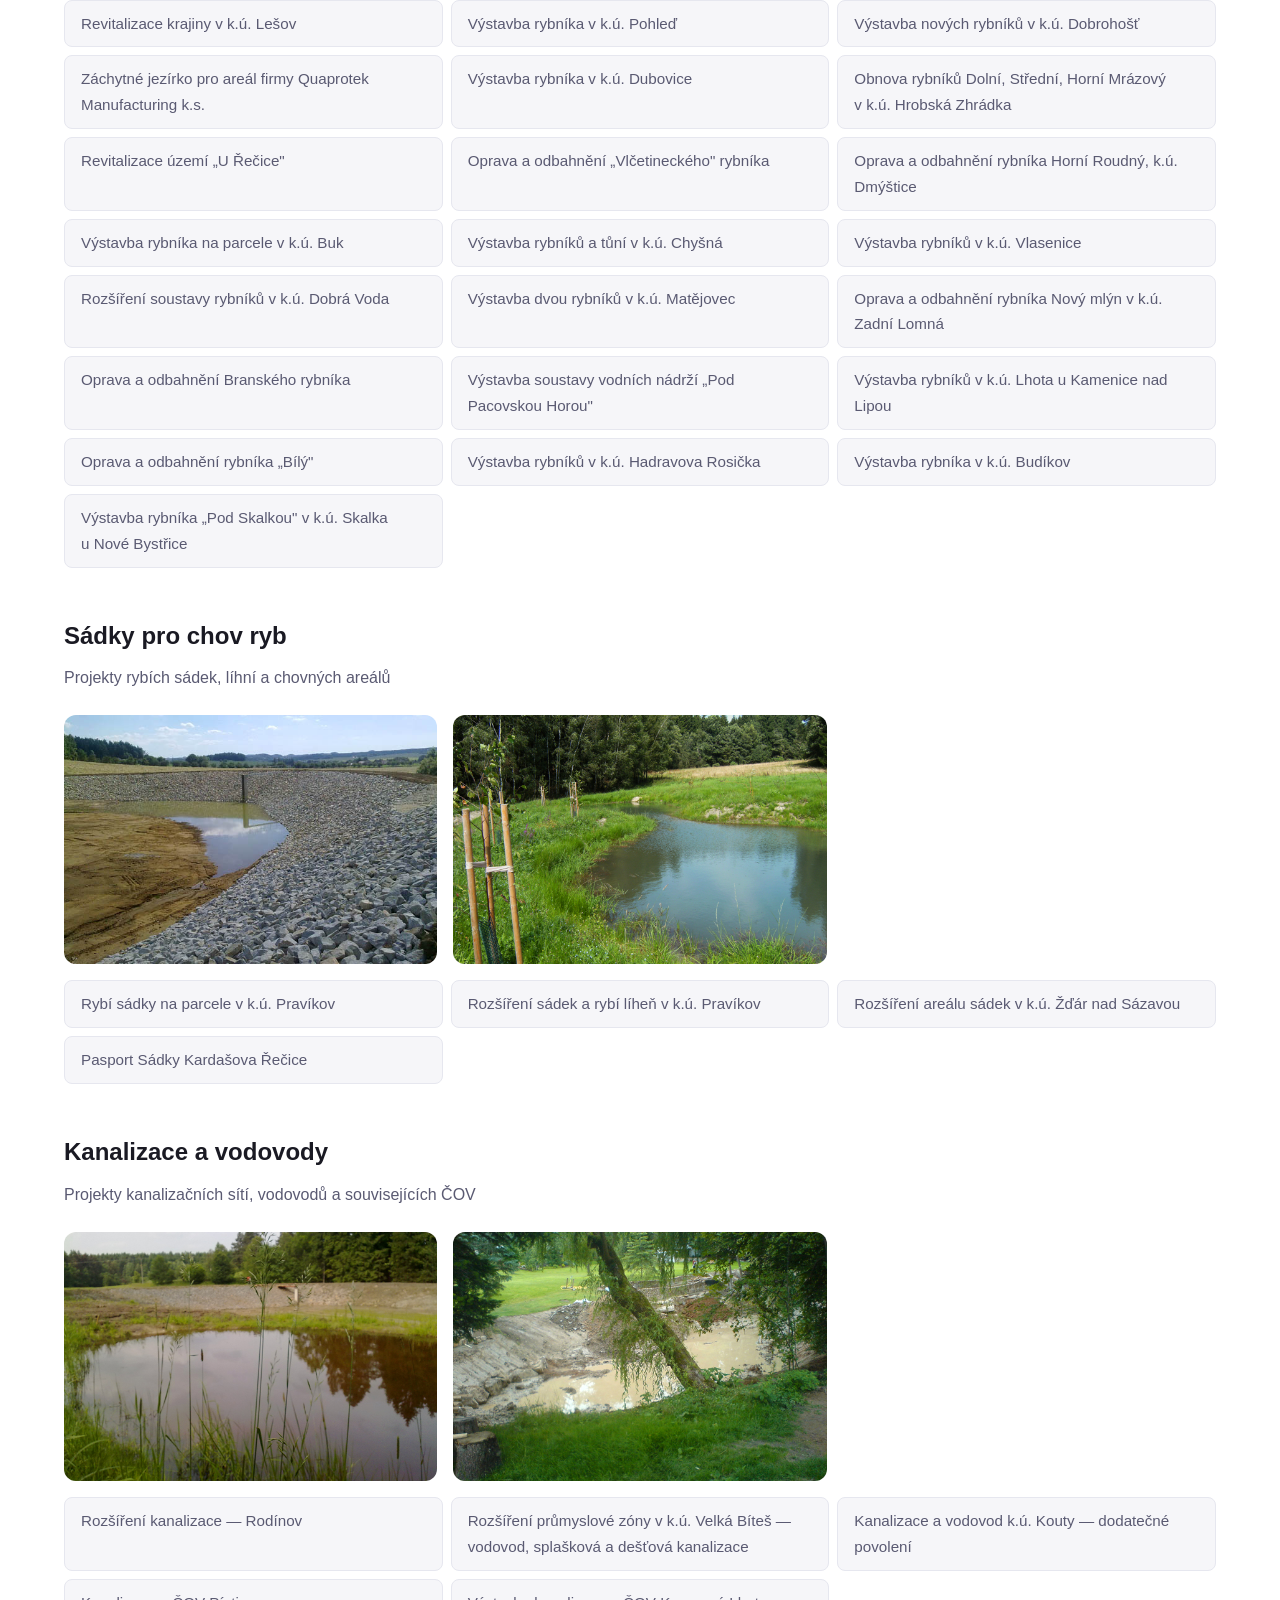
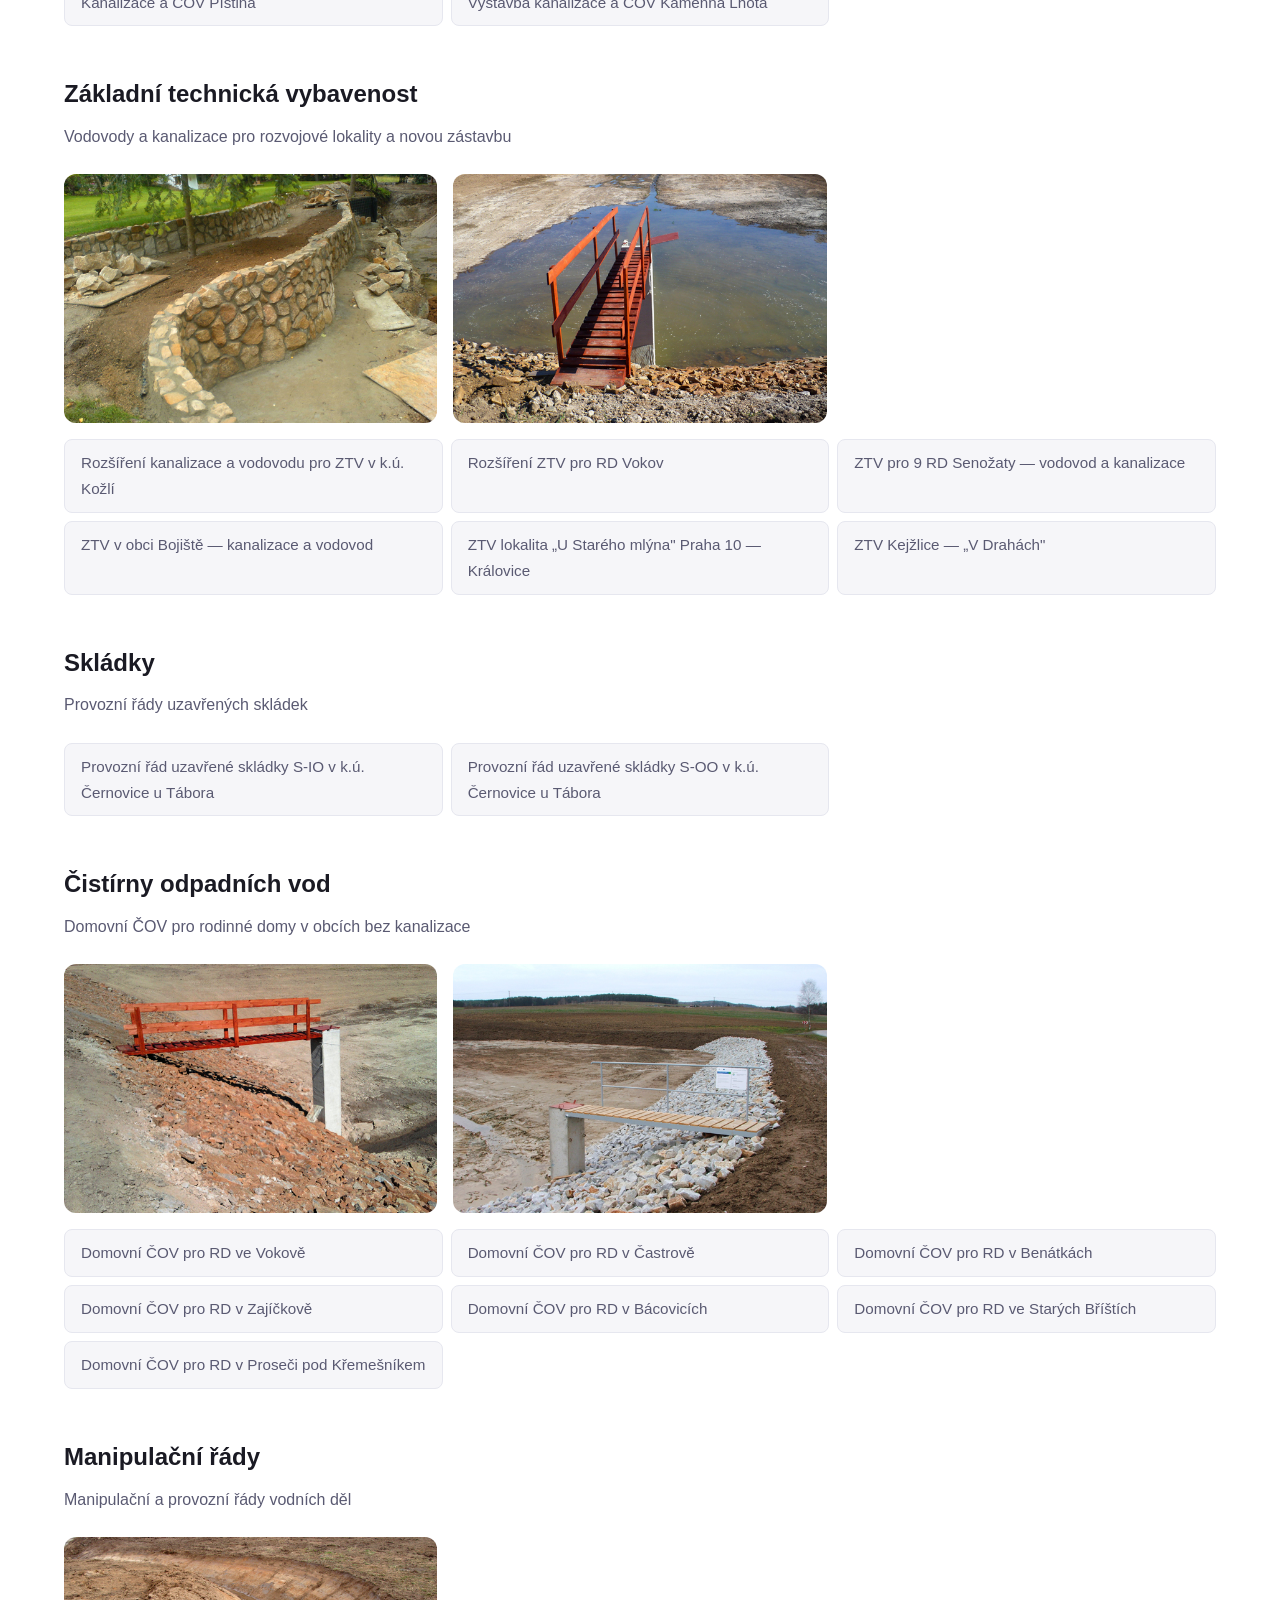
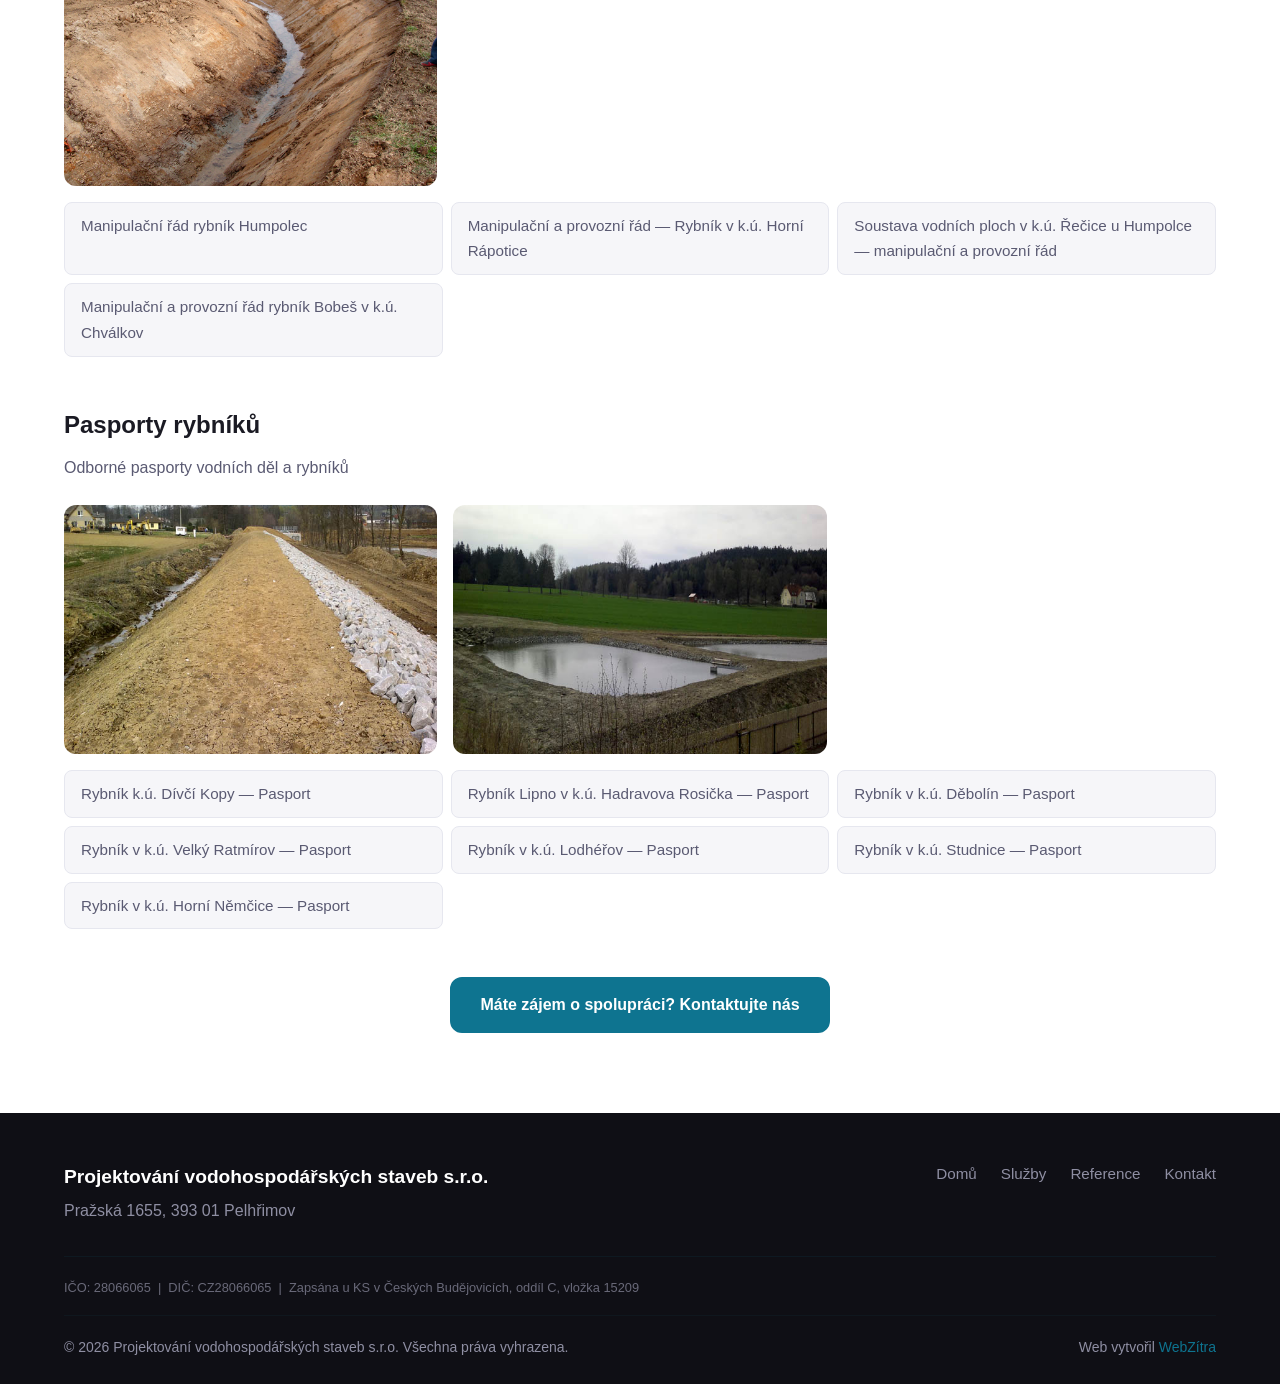
<file: reference.html>
<!DOCTYPE html>
<html lang="cs">
<head>
    <meta charset="UTF-8">
    <meta name="viewport" content="width=device-width, initial-scale=1.0">
    <title>Reference — PVHS s.r.o.</title>
    <meta name="description" content="Reference společnosti Projektování vodohospodářských staveb s.r.o. — rybníky, kanalizace, ČOV, sádky, technická vybavenost a další projekty.">

    <meta property="og:title" content="Reference — PVHS s.r.o.">
    <meta property="og:description" content="Přehled realizovaných vodohospodářských projektů.">
    <meta property="og:type" content="website">
    <meta property="og:url" content="https://wz-demo-projektovani-vodohospodarskych.netlify.app/reference.html">
    <meta property="og:image" content="https://wz-demo-projektovani-vodohospodarskych.netlify.app/img/og-image.jpg">
    <meta property="og:locale" content="cs_CZ">

    <link rel="icon" href="favicon.ico" sizes="48x48">
    <link rel="icon" href="img/favicon-32.png" sizes="32x32" type="image/png">
    <link rel="icon" href="favicon.svg" type="image/svg+xml">
    <link rel="apple-touch-icon" href="img/apple-touch-icon.png">
    <link rel="icon" href="img/favicon-192.png" sizes="192x192" type="image/png">
    <meta name="theme-color" content="#0E7490">
    <link rel="stylesheet" href="css/style.css?v=2">

</head>
<body>
    <a href="#main" class="skip-nav">Přeskočit na obsah</a>

    <!-- ═══ NAVBAR ═══ -->
    <nav class="navbar scrolled" id="navbar">
        <div class="container nav-container">
            <a href="/" class="nav-logo">PVHS s.r.o.</a>
            <ul class="nav-menu" id="nav-menu">
                <li><a href="/#o-nas" class="nav-link">O&nbsp;nás</a></li>
                <li><a href="/#sluzby" class="nav-link">Služby</a></li>
                <li><a href="reference.html" class="nav-link" style="color: var(--primary)">Reference</a></li>
                <li><a href="/#faq" class="nav-link">FAQ</a></li>
                <li><a href="/#kontakt" class="nav-link">Kontakt</a></li>
            </ul>
            <div class="nav-actions">
                <button class="nav-toggle" id="nav-toggle" aria-label="Menu">
                    <span></span><span></span><span></span>
                </button>
            </div>
        </div>
    </nav>

    <!-- ═══ PAGE HEADER ═══ -->
    <header class="page-header">
        <div class="container">
            <h1>Reference</h1>
            <p>Přehled našich realizovaných projektů</p>
            <div class="breadcrumb">
                <a href="/">Domů</a> / <span>Reference</span>
            </div>
        </div>
    </header>

    <!-- ═══ MAIN ═══ -->
    <main class="section" id="main">
        <div class="container">

            <!-- Rybníky a tůně -->
            <div class="ref-category">
                <h2>Rybníky a&nbsp;tůně</h2>
                <p>Výstavba, opravy, odbahnění a&nbsp;revitalizace rybníků a&nbsp;vodních ploch</p>
                <div class="ref-gallery">
                    <img src="img/photo-7.jpg" alt="Rybník — realizace projektu" loading="lazy" width="400" height="267">
                    <img src="img/photo-8.jpg" alt="Výstavba rybníka" loading="lazy" width="400" height="267">
                    <img src="img/photo-9.jpg" alt="Oprava rybníka" loading="lazy" width="400" height="267">
                    <img src="img/photo-10.jpg" alt="Revitalizace vodní plochy" loading="lazy" width="400" height="267">
                    <img src="img/photo-11.jpg" alt="Odbahnění rybníka" loading="lazy" width="400" height="267">
                    <img src="img/photo-12.jpg" alt="Vodohospodářský projekt" loading="lazy" width="400" height="267">
                    <img src="img/photo-13.jpg" alt="Soustava rybníků" loading="lazy" width="400" height="267">
                    <img src="img/photo-14.jpg" alt="Rybník po rekonstrukci" loading="lazy" width="400" height="267">
                    <img src="img/photo-15.jpg" alt="Krajina s rybníkem" loading="lazy" width="400" height="267">
                    <img src="img/photo-16.jpg" alt="Revitalizace krajiny" loading="lazy" width="400" height="267">
                    <img src="img/photo-17.jpg" alt="Nový rybník" loading="lazy" width="400" height="267">
                    <img src="img/photo-18.jpg" alt="Výstavba vodní nádrže" loading="lazy" width="400" height="267">
                </div>
                <ul class="ref-list">
                    <li>Revitalizace krajiny v&nbsp;k.ú. Lešov</li>
                    <li>Výstavba rybníka v&nbsp;k.ú. Pohleď</li>
                    <li>Výstavba nových rybníků v&nbsp;k.ú. Dobrohošť</li>
                    <li>Záchytné jezírko pro areál firmy Quaprotek Manufacturing k.s.</li>
                    <li>Výstavba rybníka v&nbsp;k.ú. Dubovice</li>
                    <li>Obnova rybníků Dolní, Střední, Horní Mrázový v&nbsp;k.ú. Hrobská Zhrádka</li>
                    <li>Revitalizace území „U&nbsp;Řečice"</li>
                    <li>Oprava a&nbsp;odbahnění „Vlčetineckého" rybníka</li>
                    <li>Oprava a&nbsp;odbahnění rybníka Horní Roudný, k.ú. Dmýštice</li>
                    <li>Výstavba rybníka na parcele v&nbsp;k.ú. Buk</li>
                    <li>Výstavba rybníků a&nbsp;tůní v&nbsp;k.ú. Chyšná</li>
                    <li>Výstavba rybníků v&nbsp;k.ú. Vlasenice</li>
                    <li>Rozšíření soustavy rybníků v&nbsp;k.ú. Dobrá Voda</li>
                    <li>Výstavba dvou rybníků v&nbsp;k.ú. Matějovec</li>
                    <li>Oprava a&nbsp;odbahnění rybníka Nový mlýn v&nbsp;k.ú. Zadní Lomná</li>
                    <li>Oprava a&nbsp;odbahnění Branského rybníka</li>
                    <li>Výstavba soustavy vodních nádrží „Pod Pacovskou Horou"</li>
                    <li>Výstavba rybníků v&nbsp;k.ú. Lhota u&nbsp;Kamenice nad Lipou</li>
                    <li>Oprava a&nbsp;odbahnění rybníka „Bílý"</li>
                    <li>Výstavba rybníků v&nbsp;k.ú. Hadravova Rosička</li>
                    <li>Výstavba rybníka v&nbsp;k.ú. Budíkov</li>
                    <li>Výstavba rybníka „Pod Skalkou" v&nbsp;k.ú. Skalka u&nbsp;Nové Bystřice</li>
                </ul>
            </div>

            <!-- Sádky pro chov ryb -->
            <div class="ref-category">
                <h2>Sádky pro chov ryb</h2>
                <p>Projekty rybích sádek, líhní a&nbsp;chovných areálů</p>
                <div class="ref-gallery">
                    <img src="img/photo-19.jpg" alt="Sádky pro chov ryb" loading="lazy" width="400" height="267">
                    <img src="img/photo-20.jpg" alt="Rybí líheň" loading="lazy" width="400" height="267">
                </div>
                <ul class="ref-list">
                    <li>Rybí sádky na parcele v&nbsp;k.ú. Pravíkov</li>
                    <li>Rozšíření sádek a&nbsp;rybí líheň v&nbsp;k.ú. Pravíkov</li>
                    <li>Rozšíření areálu sádek v&nbsp;k.ú. Žďár nad Sázavou</li>
                    <li>Pasport Sádky Kardašova Řečice</li>
                </ul>
            </div>

            <!-- Kanalizace a vodovody -->
            <div class="ref-category">
                <h2>Kanalizace a&nbsp;vodovody</h2>
                <p>Projekty kanalizačních sítí, vodovodů a&nbsp;souvisejících ČOV</p>
                <div class="ref-gallery">
                    <img src="img/photo-21.jpg" alt="Kanalizace" loading="lazy" width="400" height="267">
                    <img src="img/photo-22.jpg" alt="Vodovod" loading="lazy" width="400" height="267">
                </div>
                <ul class="ref-list">
                    <li>Rozšíření kanalizace — Rodínov</li>
                    <li>Rozšíření průmyslové zóny v&nbsp;k.ú. Velká Bíteš — vodovod, splašková a&nbsp;dešťová kanalizace</li>
                    <li>Kanalizace a&nbsp;vodovod k.ú. Kouty — dodatečné povolení</li>
                    <li>Kanalizace a&nbsp;ČOV Pístina</li>
                    <li>Výstavba kanalizace a&nbsp;ČOV Kamenná Lhota</li>
                </ul>
            </div>

            <!-- Základní technická vybavenost -->
            <div class="ref-category">
                <h2>Základní technická vybavenost</h2>
                <p>Vodovody a&nbsp;kanalizace pro rozvojové lokality a&nbsp;novou zástavbu</p>
                <div class="ref-gallery">
                    <img src="img/photo-23.jpg" alt="Technická vybavenost" loading="lazy" width="400" height="267">
                    <img src="img/photo-24.jpg" alt="ZTV" loading="lazy" width="400" height="267">
                </div>
                <ul class="ref-list">
                    <li>Rozšíření kanalizace a&nbsp;vodovodu pro ZTV v&nbsp;k.ú. Kožlí</li>
                    <li>Rozšíření ZTV pro RD Vokov</li>
                    <li>ZTV pro 9 RD Senožaty — vodovod a&nbsp;kanalizace</li>
                    <li>ZTV v&nbsp;obci Bojiště — kanalizace a&nbsp;vodovod</li>
                    <li>ZTV lokalita „U&nbsp;Starého mlýna" Praha 10 — Královice</li>
                    <li>ZTV Kejžlice — „V&nbsp;Drahách"</li>
                </ul>
            </div>

            <!-- Skládky -->
            <div class="ref-category">
                <h2>Skládky</h2>
                <p>Provozní řády uzavřených skládek</p>
                <ul class="ref-list">
                    <li>Provozní řád uzavřené skládky S-IO v&nbsp;k.ú. Černovice u&nbsp;Tábora</li>
                    <li>Provozní řád uzavřené skládky S-OO v&nbsp;k.ú. Černovice u&nbsp;Tábora</li>
                </ul>
            </div>

            <!-- Čistírny odpadních vod -->
            <div class="ref-category">
                <h2>Čistírny odpadních vod</h2>
                <p>Domovní ČOV pro rodinné domy v&nbsp;obcích bez kanalizace</p>
                <div class="ref-gallery">
                    <img src="img/photo-25.jpg" alt="Domovní čistírna" loading="lazy" width="400" height="267">
                    <img src="img/photo-26.jpg" alt="ČOV" loading="lazy" width="400" height="267">
                </div>
                <ul class="ref-list">
                    <li>Domovní ČOV pro RD ve Vokově</li>
                    <li>Domovní ČOV pro RD v&nbsp;Častrově</li>
                    <li>Domovní ČOV pro RD v&nbsp;Benátkách</li>
                    <li>Domovní ČOV pro RD v&nbsp;Zajíčkově</li>
                    <li>Domovní ČOV pro RD v&nbsp;Bácovicích</li>
                    <li>Domovní ČOV pro RD ve Starých Bříštích</li>
                    <li>Domovní ČOV pro RD v&nbsp;Proseči pod Křemešníkem</li>
                </ul>
            </div>

            <!-- Manipulační řády -->
            <div class="ref-category">
                <h2>Manipulační řády</h2>
                <p>Manipulační a&nbsp;provozní řády vodních děl</p>
                <div class="ref-gallery">
                    <img src="img/photo-27.jpg" alt="Vodní dílo" loading="lazy" width="400" height="267">
                </div>
                <ul class="ref-list">
                    <li>Manipulační řád rybník Humpolec</li>
                    <li>Manipulační a&nbsp;provozní řád — Rybník v&nbsp;k.ú. Horní Rápotice</li>
                    <li>Soustava vodních ploch v&nbsp;k.ú. Řečice u&nbsp;Humpolce — manipulační a&nbsp;provozní řád</li>
                    <li>Manipulační a&nbsp;provozní řád rybník Bobeš v&nbsp;k.ú. Chválkov</li>
                </ul>
            </div>

            <!-- Pasporty rybníků -->
            <div class="ref-category">
                <h2>Pasporty rybníků</h2>
                <p>Odborné pasporty vodních děl a&nbsp;rybníků</p>
                <div class="ref-gallery">
                    <img src="img/photo-29.jpg" alt="Pasport rybníka" loading="lazy" width="400" height="267">
                    <img src="img/photo-30.jpg" alt="Rybník" loading="lazy" width="400" height="267">
                </div>
                <ul class="ref-list">
                    <li>Rybník k.ú. Dívčí Kopy — Pasport</li>
                    <li>Rybník Lipno v&nbsp;k.ú. Hadravova Rosička — Pasport</li>
                    <li>Rybník v&nbsp;k.ú. Děbolín — Pasport</li>
                    <li>Rybník v&nbsp;k.ú. Velký Ratmírov — Pasport</li>
                    <li>Rybník v&nbsp;k.ú. Lodhéřov — Pasport</li>
                    <li>Rybník v&nbsp;k.ú. Studnice — Pasport</li>
                    <li>Rybník v&nbsp;k.ú. Horní Němčice — Pasport</li>
                </ul>
            </div>

            <div style="text-align: center; margin-top: 48px;">
                <a href="/#kontakt" class="btn btn-primary">Máte zájem o&nbsp;spolupráci? Kontaktujte nás</a>
            </div>
        </div>
    </main>

    <!-- ═══ FOOTER ═══ -->
    <footer class="footer">
        <div class="container">
            <div class="footer-content">
                <div class="footer-brand">
                    <strong>Projektování vodohospodářských staveb s.r.o.</strong>
                    <p>Pražská 1655, 393&nbsp;01 Pelhřimov</p>
                </div>
                <div class="footer-links">
                    <a href="/">Domů</a>
                    <a href="/#sluzby">Služby</a>
                    <a href="reference.html">Reference</a>
                    <a href="kontakt.html">Kontakt</a>
                </div>
            </div>
            <div class="footer-billing">
                <p>IČO: 28066065 &nbsp;|&nbsp; DIČ: CZ28066065 &nbsp;|&nbsp; Zapsána u&nbsp;KS v&nbsp;Českých Budějovicích, oddíl C, vložka 15209</p>
            </div>
            <div class="footer-bottom">
                <p>&copy; 2026 Projektování vodohospodářských staveb s.r.o. Všechna práva vyhrazena.</p>
                <p class="footer-credit">Web vytvořil <a href="https://webzitra.cz" target="_blank" rel="noopener">WebZítra</a></p>
            </div>
        </div>
    </footer>

    <!-- ═══ SCROLL TO TOP ═══ -->
    <button class="scroll-top" id="scroll-top" aria-label="Nahoru">
        <svg width="20" height="20" viewBox="0 0 24 24" fill="none" stroke="currentColor" stroke-width="2.5"><path d="M18 15l-6-6-6 6"/></svg>
    </button>

    <noscript><style>[data-animate]{opacity:1;transform:none}</style></noscript>
    <script src="js/main.js"></script>
</body>
</html>
</file>
<file: css/style.css>
/* ═══ FIRMA TEMPLATE — WebZítra ═══ */
/* Production-ready, Lighthouse 90+, mobile-first, dark/light mode */

/* ── CSS Custom Properties ── */
:root {
    /* Primary colors — teal/water theme (brand: #6AAEBE) */
    --primary: #0E7490;
    --primary-hover: #0A5E75;
    --primary-light: rgba(14, 116, 144, 0.10);
    --primary-glow: rgba(14, 116, 144, 0.25);
    --primary-dark: #074050;
    --primary-rgb: 14, 116, 144;
    --primary-accessible: #0D6B84;

    /* Light theme */
    --bg: #ffffff;
    --bg-alt: #f6f6f9;
    --bg-dark: #0f0f15;
    --bg-dark-2: #1a1a23;
    --surface: #ffffff;
    --surface-glass: rgba(255, 255, 255, 0.7);
    --text: #1a1a23;
    --text-muted: #5a5a72;
    --text-dark: #e7e7ee;
    --text-dark-muted: #8f8fa3;
    --text-on-primary: #ffffff;
    --border: #e6e7ef;
    --border-glass: rgba(14, 116, 144, 0.08);
    --white: #ffffff;

    /* Typography */
    --font: -apple-system, BlinkMacSystemFont, 'Segoe UI', Roboto, sans-serif;
    --font-mono: 'SF Mono', Monaco, 'Cascadia Code', monospace;

    /* Spacing */
    --section-pad: 80px;
    --container-max: 1200px;

    /* Transitions */
    --transition: 0.3s ease;

    /* Shadows */
    --shadow-sm: 0 1px 3px rgba(14, 116, 144, 0.06);
    --shadow-md: 0 4px 16px rgba(14, 116, 144, 0.08);
    --shadow-lg: 0 12px 32px rgba(14, 116, 144, 0.12);
    --shadow-card: 0 4px 24px rgba(0, 0, 0, 0.06);

    /* Glows */
    --glow-button: 0 8px 24px rgba(14, 116, 144, 0.35);
    --glow-button-sm: 0 0 20px rgba(14, 116, 144, 0.15);
}

/* ── Dark Theme ── */
[data-theme="dark"] {
    --bg: #0f0f15;
    --bg-alt: #1a1a23;
    --surface: #1a1a23;
    --surface-glass: rgba(26, 26, 35, 0.75);
    --text: #e7e7ee;
    --text-muted: #8f8fa3;
    --border: rgba(14, 116, 144, 0.08);
    --border-glass: rgba(14, 116, 144, 0.15);
    --shadow-sm: 0 1px 3px rgba(0, 0, 0, 0.3);
    --shadow-md: 0 4px 16px rgba(0, 0, 0, 0.3);
    --shadow-lg: 0 12px 32px rgba(0, 0, 0, 0.4);
    --shadow-card: 0 4px 24px rgba(0, 0, 0, 0.25);
}

/* ── Utilities ── */
.mobile-br { display: none; }

/* ── Reset ── */
*, *::before, *::after { margin: 0; padding: 0; box-sizing: border-box; }
html { scroll-behavior: smooth; scroll-padding-top: 80px; }
body {
    font-family: var(--font);
    line-height: 1.7;
    color: var(--text);
    background: var(--bg);
    transition: background var(--transition), color var(--transition);
    -webkit-font-smoothing: antialiased;
}
img { max-width: 100%; height: auto; display: block; }
a { color: var(--primary); text-decoration: none; transition: color var(--transition); }
a:hover { color: var(--primary-hover); }

/* ── Container ── */
.container { max-width: var(--container-max); margin: 0 auto; padding: 0 24px; }

/* ── Buttons ── */
.btn {
    display: inline-flex;
    align-items: center;
    justify-content: center;
    gap: 8px;
    padding: 12px 28px;
    border-radius: 12px;
    font-size: 1rem;
    font-weight: 600;
    border: 2px solid transparent;
    cursor: pointer;
    transition: all var(--transition);
    text-decoration: none;
}
.btn-primary { background: var(--primary); color: var(--text-on-primary); border-color: var(--primary); }
.btn-primary:hover { background: var(--primary-hover); border-color: var(--primary-hover); color: var(--text-on-primary); transform: translateY(-2px); box-shadow: 0 8px 24px var(--glow-button); }
.btn-outline { background: transparent; color: var(--primary); border-color: var(--primary); }
.btn-outline:hover { background: var(--primary); color: var(--text-on-primary); transform: translateY(-2px); }
.btn-full { width: 100%; }
.btn-small { padding: 8px 16px; font-size: 0.875rem; border-radius: 8px; }

/* ═══ NAVBAR ═══ */
.navbar {
    position: fixed;
    top: 0;
    left: 0;
    right: 0;
    z-index: 1000;
    padding: 16px 0;
    transition: all var(--transition);
    background: transparent;
}
.navbar.scrolled {
    background: var(--surface-glass);
    backdrop-filter: blur(16px);
    -webkit-backdrop-filter: blur(16px);
    box-shadow: var(--shadow-sm);
    padding: 10px 0;
}
[data-theme="dark"] .navbar.scrolled {
    background: var(--surface-glass);
}
.nav-container { display: flex; align-items: center; justify-content: space-between; }
.nav-logo { font-size: 1.25rem; font-weight: 800; color: #fff; transition: color var(--transition); }
.nav-logo:hover { color: var(--primary); }
.navbar.scrolled .nav-logo { color: var(--text); }
.nav-menu { display: flex; list-style: none; gap: 32px; }
.nav-link { color: rgba(255, 255, 255, 0.75); font-weight: 500; font-size: 0.95rem; transition: color var(--transition); }
.nav-link:hover { color: #fff; }
.navbar.scrolled .nav-link { color: var(--text-muted); }
.navbar.scrolled .nav-link:hover { color: var(--primary); }
.nav-actions { display: flex; align-items: center; gap: 8px; }
.nav-toggle span { background: #fff; }
.navbar.scrolled .nav-toggle span { background: var(--text); }

/* Hamburger */
.nav-toggle {
    display: none;
    flex-direction: column;
    gap: 5px;
    background: none;
    border: none;
    cursor: pointer;
    padding: 8px;
}
.nav-toggle span { display: block; width: 24px; height: 2px; background: var(--text); transition: all var(--transition); border-radius: 2px; }
.nav-toggle.active span:nth-child(1) { transform: rotate(45deg) translate(5px, 5px); }
.nav-toggle.active span:nth-child(2) { opacity: 0; }
.nav-toggle.active span:nth-child(3) { transform: rotate(-45deg) translate(5px, -5px); }

/* ═══ HERO ═══ */
.hero {
    min-height: 100vh;
    display: flex;
    align-items: center;
    padding: 120px 0 80px;
    background: #061923;
    position: relative;
    overflow: hidden;
}
.hero::before {
    content: '';
    position: absolute;
    inset: 0;
    background: url('../img/hero-bg.jpg') center/cover no-repeat;
    z-index: 0;
}
.hero::after {
    content: '';
    position: absolute;
    inset: 0;
    background:
        linear-gradient(90deg, rgba(6, 25, 35, 0.82) 0%, rgba(6, 25, 35, 0.6) 50%, rgba(6, 25, 35, 0.4) 100%),
        linear-gradient(180deg, rgba(6, 25, 35, 0.45) 0%, transparent 30%, transparent 70%, rgba(6, 25, 35, 0.55) 100%);
    z-index: 0;
}
.hero-content { max-width: 700px; position: relative; z-index: 1; filter: drop-shadow(0 8px 32px rgba(0, 0, 0, 0.4)); }
.hero-title { font-size: clamp(2.5rem, 6vw, 4rem); font-weight: 800; line-height: 1.1; margin-bottom: 16px; color: #fff; text-shadow: 0 2px 12px rgba(0, 0, 0, 0.5), 0 4px 24px rgba(0, 0, 0, 0.3); }
.hero-subtitle { font-size: clamp(1.1rem, 2vw, 1.4rem); color: #7DD3E4; font-weight: 600; margin-bottom: 16px; text-shadow: 0 1px 8px rgba(0, 0, 0, 0.4); }
.hero-text { font-size: 1.1rem; color: rgba(255, 255, 255, 0.85); margin-bottom: 32px; max-width: 560px; text-shadow: 0 1px 6px rgba(0, 0, 0, 0.3); }
.hero-cta { display: flex; gap: 16px; flex-wrap: wrap; margin-bottom: 48px; }
.hero .btn-outline { color: #fff; border-color: rgba(255, 255, 255, 0.5); }
.hero .btn-outline:hover { background: #fff; color: var(--primary); border-color: #fff; }

/* Hero Stats */
.hero-stats {
    display: flex;
    justify-content: center;
    gap: 40px;
    padding-top: 32px;
    border-top: 1px solid rgba(255, 255, 255, 0.15);
}
.hero-stat { text-align: center; }
.hero-stat-number {
    font-size: 2.5rem;
    font-weight: 800;
    color: #fff;
    display: inline;
    line-height: 1;
}
.hero-stat-plus {
    font-size: 2rem;
    font-weight: 700;
    color: var(--primary);
}
.hero-stat-label {
    display: block;
    font-size: 0.85rem;
    color: rgba(255, 255, 255, 0.6);
    margin-top: 4px;
    text-transform: uppercase;
    letter-spacing: 0.05em;
}

/* Hero scroll indicator */
.hero-scroll {
    position: absolute;
    bottom: 32px;
    left: 50%;
    transform: translateX(-50%);
    z-index: 3;
    width: 48px;
    height: 48px;
    border-radius: 50%;
    background: rgba(255, 255, 255, 0.08);
    border: 1px solid rgba(255, 255, 255, 0.2);
    backdrop-filter: blur(8px);
    -webkit-backdrop-filter: blur(8px);
    display: flex;
    align-items: center;
    justify-content: center;
    color: #fff;
    text-decoration: none;
    transition: all 0.3s ease;
    animation: hero-bounce 2s ease infinite;
}
.hero-scroll:hover {
    background: rgba(255, 255, 255, 0.15);
    border-color: rgba(255, 255, 255, 0.4);
    color: #fff;
}
@keyframes hero-bounce {
    0%, 100% { transform: translateX(-50%) translateY(0); }
    50% { transform: translateX(-50%) translateY(8px); }
}

/* ═══ SECTIONS ═══ */
.section { padding: var(--section-pad) 0; position: relative; }
.hero + .section {
    background: var(--bg-alt);
    padding-top: 80px;
    padding-bottom: 72px;
    position: relative;
}
.hero + .section::before {
    content: '';
    position: absolute;
    top: 0;
    left: 0;
    right: 0;
    height: 1px;
    background: linear-gradient(90deg, transparent, rgba(14, 116, 144, 0.25), transparent);
}
.section-dark { background: var(--bg-dark); color: var(--text-dark); }
.section-title { font-size: clamp(1.8rem, 4vw, 2.5rem); font-weight: 800; text-align: center; margin-bottom: 8px; }
.section-dark .section-title { color: var(--white); }
.section-subtitle { text-align: center; color: var(--text-muted); font-size: 1.1rem; margin-bottom: 48px; }
.section-dark .section-subtitle { color: var(--text-dark-muted); }

/* Section gradient edges */
.section-dark::before {
    content: '';
    position: absolute;
    top: 0;
    left: 0;
    right: 0;
    height: 1px;
    background: linear-gradient(90deg, transparent, rgba(14, 116, 144, 0.3), transparent);
}

/* ═══ ABOUT ═══ */
.about-grid { display: grid; grid-template-columns: 1fr 1fr; gap: 48px; align-items: center; }
.about-text p { color: var(--text-muted); margin-bottom: 16px; font-size: 1.05rem; }
.about-features { display: flex; flex-direction: column; gap: 12px; margin-top: 24px; }
.about-feature {
    display: flex;
    align-items: center;
    gap: 12px;
    color: var(--text);
    font-weight: 500;
    font-size: 0.95rem;
}
.about-feature svg { color: var(--primary); flex-shrink: 0; }
.about-image { position: relative; }
.about-image img { border-radius: 16px; box-shadow: var(--shadow-lg); }
.about-image::after {
    content: '';
    position: absolute;
    inset: 12px -12px -12px 12px;
    border: 2px solid var(--primary);
    border-radius: 16px;
    opacity: 0.3;
    z-index: -1;
}

/* ═══ PROCESS TIMELINE ═══ */
.process-timeline {
    display: grid;
    grid-template-columns: repeat(5, 1fr);
    gap: 12px;
    position: relative;
    counter-reset: step;
}
/* Connecting line behind circles */
.process-timeline::before {
    content: '';
    position: absolute;
    top: 27px;
    left: 10%;
    right: 10%;
    height: 2px;
    background: linear-gradient(90deg, var(--primary), rgba(14, 116, 144, 0.15));
    z-index: 0;
}
.process-step {
    text-align: center;
    position: relative;
    z-index: 1;
}
.process-number {
    width: 56px;
    height: 56px;
    border-radius: 50%;
    background: var(--primary);
    color: var(--text-on-primary);
    font-size: 1.3rem;
    font-weight: 800;
    display: flex;
    align-items: center;
    justify-content: center;
    margin: 0 auto 20px;
    box-shadow: 0 4px 20px rgba(14, 116, 144, 0.3), 0 0 0 6px var(--bg), 0 0 0 8px rgba(14, 116, 144, 0.15);
    position: relative;
}
.process-step h3 {
    font-size: 1.05rem;
    font-weight: 700;
    margin-bottom: 8px;
    color: var(--text);
}
.process-step p {
    font-size: 0.9rem;
    line-height: 1.6;
    color: var(--text-muted);
    max-width: 220px;
    margin: 0 auto;
}

/* ═══ SERVICES ═══ */
.services-grid { display: grid; grid-template-columns: repeat(3, 1fr); gap: 24px; }
.service-card {
    background: var(--bg-dark-2);
    border: 1px solid rgba(14, 116, 144, 0.15);
    border-radius: 16px;
    padding: 32px;
    transition: all var(--transition);
    position: relative;
    overflow: hidden;
}
.service-card::before {
    content: '';
    position: absolute;
    inset: 0;
    border-radius: 16px;
    background: radial-gradient(circle at 50% 0%, var(--primary-glow) 0%, transparent 60%);
    opacity: 0;
    transition: opacity var(--transition);
}
.service-card:hover { border-color: var(--primary); transform: translateY(-4px); box-shadow: var(--shadow-lg); }
.service-card:hover::before { opacity: 1; }
.service-icon { color: var(--primary); margin-bottom: 16px; }
.service-card h3 { color: var(--white); font-size: 1.2rem; margin-bottom: 8px; position: relative; }
.service-card p { color: var(--text-dark-muted); font-size: 0.95rem; line-height: 1.6; position: relative; }

/* ═══ PORTFOLIO ═══ */
.portfolio-grid { display: grid; grid-template-columns: repeat(3, 1fr); gap: 24px; }
.portfolio-card {
    border-radius: 16px;
    overflow: hidden;
    background: var(--surface);
    border: 1px solid var(--border);
    transition: all var(--transition);
    position: relative;
}
.portfolio-card:hover { transform: translateY(-6px); box-shadow: var(--shadow-lg); border-color: var(--primary); }
.portfolio-card .portfolio-img-wrap {
    overflow: hidden;
    position: relative;
}
.portfolio-card img {
    width: 100%;
    aspect-ratio: 3/2;
    object-fit: cover;
    transition: transform 0.5s ease;
}
.portfolio-card:hover img { transform: scale(1.08); }
.portfolio-card .portfolio-img-wrap::after {
    content: '';
    position: absolute;
    inset: 0;
    background: linear-gradient(to top, rgba(14, 116, 144, 0.2), transparent);
    opacity: 0;
    transition: opacity var(--transition);
}
.portfolio-card:hover .portfolio-img-wrap::after { opacity: 1; }
.portfolio-info { padding: 20px; }
.portfolio-info h3 { font-size: 1.1rem; margin-bottom: 4px; }
.portfolio-info p { color: var(--text-muted); font-size: 0.9rem; }

/* ═══ FAQ ═══ */
.faq-list { max-width: 720px; margin: 0 auto; }
.faq-item {
    border: 1px solid rgba(14, 116, 144, 0.15);
    border-radius: 12px;
    margin-bottom: 12px;
    overflow: hidden;
    transition: all var(--transition);
}
.faq-item[open] { border-color: var(--primary); }
.faq-question {
    padding: 20px 24px;
    font-weight: 600;
    cursor: pointer;
    list-style: none;
    display: flex;
    align-items: center;
    justify-content: space-between;
    color: var(--white);
}
.faq-question::-webkit-details-marker { display: none; }
.faq-question::after { content: '+'; font-size: 1.5rem; color: var(--primary); transition: transform var(--transition); }
.faq-item[open] .faq-question::after { content: '−'; }
.faq-answer { padding: 0 24px 20px; color: var(--text-dark-muted); }

/* ═══ CONTACT ═══ */
.contact-map { margin-bottom: 24px; }
.contact-map iframe { display: block; width: 100%; }
.contact-grid { display: grid; grid-template-columns: 1fr 1fr; gap: 48px; align-items: start; }
.contact-info { display: flex; flex-direction: column; gap: 20px; }
.contact-item { display: flex; align-items: flex-start; gap: 16px; }
.contact-item svg { color: var(--primary); flex-shrink: 0; margin-top: 4px; }
.contact-item strong { display: block; margin-bottom: 2px; }
.contact-item a { color: var(--text-muted); }
.contact-item span { color: var(--text-muted); }
.contact-form {
    background: var(--surface);
    border: 1px solid var(--border);
    border-radius: 16px;
    padding: 32px;
}
.form-group { margin-bottom: 20px; }
.form-group label { display: block; font-weight: 600; margin-bottom: 6px; font-size: 0.95rem; }
.form-group input,
.form-group textarea {
    width: 100%;
    padding: 12px 16px;
    border: 1px solid var(--border);
    border-radius: 10px;
    font-size: 1rem;
    font-family: var(--font);
    background: var(--bg);
    color: var(--text);
    transition: border-color var(--transition);
}
.form-group input:focus,
.form-group textarea:focus { outline: none; border-color: var(--primary); box-shadow: 0 0 0 3px var(--primary-light); }
.form-group textarea { resize: vertical; min-height: 120px; }

/* ═══ FOOTER ═══ */
.footer { background: var(--bg-dark); color: var(--text-dark-muted); padding: 48px 0 24px; }
.footer-content { display: flex; justify-content: space-between; align-items: flex-start; margin-bottom: 32px; }
.footer-brand strong { color: var(--white); font-size: 1.2rem; display: block; margin-bottom: 4px; }
.footer-links { display: flex; gap: 24px; }
.footer-links a { color: var(--text-dark-muted); font-size: 0.95rem; }
.footer-links a:hover { color: var(--primary); }
.footer-billing { border-top: 1px solid rgba(14, 116, 144, 0.15); padding-top: 20px; margin-bottom: 16px; font-size: 0.8rem; color: var(--text-dark-muted); text-align: left; opacity: 0.7; }
.footer-bottom { border-top: 1px solid rgba(14, 116, 144, 0.08); padding-top: 20px; display: flex; justify-content: space-between; font-size: 0.875rem; }
.footer-credit a { color: var(--primary); }

/* ═══ SCROLL TO TOP ═══ */
.scroll-top {
    position: fixed;
    bottom: 24px;
    right: 24px;
    width: 44px;
    height: 44px;
    border-radius: 50%;
    background: var(--primary);
    color: #fff;
    border: none;
    cursor: pointer;
    display: flex;
    align-items: center;
    justify-content: center;
    box-shadow: 0 4px 16px rgba(14, 116, 144, 0.4);
    z-index: 999;
    opacity: 0;
    transform: translateY(20px);
    transition: all var(--transition);
    pointer-events: none;
}
.scroll-top.visible {
    opacity: 1;
    transform: translateY(0);
    pointer-events: auto;
}
.scroll-top:hover {
    background: var(--primary-hover);
    transform: translateY(-2px);
    box-shadow: 0 6px 24px rgba(14, 116, 144, 0.5);
}

/* ═══ COOKIE BANNER ═══ */
.cookie-banner {
    position: fixed;
    bottom: 0;
    left: 0;
    right: 0;
    background: var(--bg-dark);
    border-top: 1px solid rgba(14, 116, 144, 0.15);
    padding: 16px 24px;
    box-shadow: 0 -4px 24px rgba(0, 0, 0, 0.2);
    z-index: 10000;
    display: flex;
    align-items: center;
    justify-content: center;
    gap: 24px;
    flex-wrap: wrap;
}
.cookie-banner[hidden] { display: none; }
.cookie-content { text-align: center; }
.cookie-banner p { font-size: 0.9rem; color: var(--text-dark-muted); margin: 0; }
.cookie-credit { font-size: 0.8rem !important; margin-top: 4px !important; opacity: 0.7; }
.cookie-credit a { color: var(--primary); }
.cookie-actions { display: flex; gap: 8px; flex-shrink: 0; }

/* ═══ ACCESSIBILITY ═══ */
.btn:focus-visible, .nav-link:focus-visible, .nav-toggle:focus-visible {
    outline: 2px solid var(--primary);
    outline-offset: 2px;
}
a:focus-visible {
    outline: 2px solid var(--primary);
    outline-offset: 2px;
    border-radius: 2px;
}
.skip-nav {
    position: absolute;
    top: -100%;
    left: 16px;
    background: var(--primary);
    color: var(--text-on-primary);
    padding: 8px 16px;
    border-radius: 8px;
    font-weight: 600;
    z-index: 10001;
    transition: top 0.2s;
}
.skip-nav:focus {
    top: 12px;
    color: var(--text-on-primary);
}

/* ═══ SCROLL ANIMATIONS ═══ */
[data-animate] { opacity: 0; transform: translateY(24px); transition: opacity 0.6s ease, transform 0.6s ease; }
[data-animate].visible { opacity: 1; transform: translateY(0); }

/* ═══ RESPONSIVE ═══ */
@media (max-width: 1024px) {
    .services-grid { grid-template-columns: repeat(2, 1fr); }
    .portfolio-grid { grid-template-columns: repeat(2, 1fr); }
}

@media (max-width: 768px) {
    :root { --section-pad: 60px; }

    .nav-menu {
        position: fixed;
        top: 0;
        right: -100%;
        width: 280px;
        height: 100vh;
        background: var(--bg);
        flex-direction: column;
        padding: 80px 32px 32px;
        gap: 16px;
        transition: right var(--transition);
        box-shadow: var(--shadow-lg);
    }
    [data-theme="dark"] .nav-menu { background: var(--bg-dark); }
    .nav-menu.active { right: 0; }
    .nav-link { font-size: 1.1rem; }
    .nav-toggle { display: flex; }

    .mobile-br { display: inline; }
    .hero { min-height: 100vh; min-height: 100svh; padding: 100px 0 80px; display: flex; flex-direction: column; justify-content: center; }
    .hero-title { font-size: 2rem; }
    .hero-cta { flex-direction: column; }
    .hero-cta .btn { width: 100%; padding: 14px 24px; font-size: 1.05rem; }
    .hero-stats { gap: 20px; }
    .hero-stat-number { font-size: 2rem; }
    .hero-scroll { bottom: 24px; width: 40px; height: 40px; }

    .about-grid { grid-template-columns: 1fr; gap: 32px; }
    .about-image { order: -1; }
    .about-image::after { display: none; }

    .process-timeline { grid-template-columns: 1fr; gap: 32px; max-width: 400px; margin: 0 auto; }
    .process-timeline::before {
        top: 0;
        bottom: 0;
        left: 28px;
        right: auto;
        width: 2px;
        height: auto;
    }
    .process-step {
        text-align: left;
        display: grid;
        grid-template-columns: 56px 1fr;
        grid-template-rows: auto auto;
        column-gap: 20px;
        align-items: start;
    }
    .process-number { margin: 0; grid-row: 1 / 3; }
    .process-step h3 { align-self: end; }
    .process-step p { max-width: none; }

    .services-grid { grid-template-columns: 1fr; }
    .portfolio-grid { grid-template-columns: 1fr; }
    .contact-grid { grid-template-columns: 1fr; gap: 32px; }

    .footer-content { flex-direction: column; gap: 24px; }
    .footer-links { flex-wrap: wrap; gap: 16px; }
    .footer-bottom { flex-direction: column; gap: 8px; text-align: center; }
}

@media (max-width: 480px) {
    .container { padding: 0 16px; }
    .hero-title { font-size: 1.8rem; }
    .about-stats { flex-direction: column; gap: 16px; }
    .service-card { padding: 24px; }
    .contact-form { padding: 24px; }
}

/* ═══ SUBPAGES ═══ */
.page-header {
    padding: 140px 0 60px;
    background: var(--bg-dark);
    text-align: center;
}
.page-header h1 {
    font-size: clamp(2rem, 5vw, 3rem);
    font-weight: 800;
    color: #fff;
    margin-bottom: 8px;
}
.page-header p {
    color: var(--text-dark-muted);
    font-size: 1.1rem;
}
.page-header .breadcrumb {
    margin-top: 16px;
    font-size: 0.9rem;
}
.page-header .breadcrumb a {
    color: var(--text-dark-muted);
}
.page-header .breadcrumb a:hover {
    color: var(--primary);
}
.page-header .breadcrumb span {
    color: var(--primary);
}

/* Reference category section */
.ref-category {
    margin-bottom: 48px;
}
.ref-category h2 {
    font-size: 1.5rem;
    font-weight: 700;
    margin-bottom: 8px;
    color: var(--text);
}
.ref-category > p {
    color: var(--text-muted);
    margin-bottom: 24px;
}
.ref-gallery {
    display: grid;
    grid-template-columns: repeat(auto-fill, minmax(280px, 1fr));
    gap: 16px;
    margin-bottom: 16px;
}
.ref-gallery img {
    border-radius: 12px;
    width: 100%;
    aspect-ratio: 3/2;
    object-fit: cover;
    transition: transform var(--transition), box-shadow var(--transition);
}
.ref-gallery img:hover {
    transform: scale(1.02);
    box-shadow: var(--shadow-lg);
}
.ref-list {
    list-style: none;
    display: grid;
    grid-template-columns: repeat(auto-fill, minmax(320px, 1fr));
    gap: 8px;
}
.ref-list li {
    padding: 10px 16px;
    background: var(--bg-alt);
    border-radius: 8px;
    font-size: 0.95rem;
    color: var(--text-muted);
    border: 1px solid var(--border);
    transition: border-color var(--transition);
}
.ref-list li:hover {
    border-color: var(--primary);
}

/* Contact page details */
.contact-details {
    display: grid;
    grid-template-columns: repeat(auto-fit, minmax(250px, 1fr));
    gap: 24px;
    margin-bottom: 48px;
}
.contact-detail-card {
    background: var(--surface);
    border: 1px solid var(--border);
    border-radius: 16px;
    padding: 24px;
    text-align: center;
    transition: all var(--transition);
}
.contact-detail-card:hover {
    border-color: var(--primary);
    transform: translateY(-2px);
    box-shadow: var(--shadow-md);
}
.contact-detail-card svg {
    color: var(--primary);
    margin-bottom: 12px;
}
.contact-detail-card strong {
    display: block;
    font-size: 1rem;
    margin-bottom: 4px;
}
.contact-detail-card span,
.contact-detail-card a {
    color: var(--text-muted);
    font-size: 0.95rem;
}

/* Back to top link */
.back-link {
    display: inline-flex;
    align-items: center;
    gap: 6px;
    margin-bottom: 24px;
    font-weight: 500;
    font-size: 0.95rem;
}

@media (max-width: 768px) {
    .ref-list { grid-template-columns: 1fr; }
    .ref-gallery { grid-template-columns: repeat(auto-fill, minmax(200px, 1fr)); }
}
</file>
